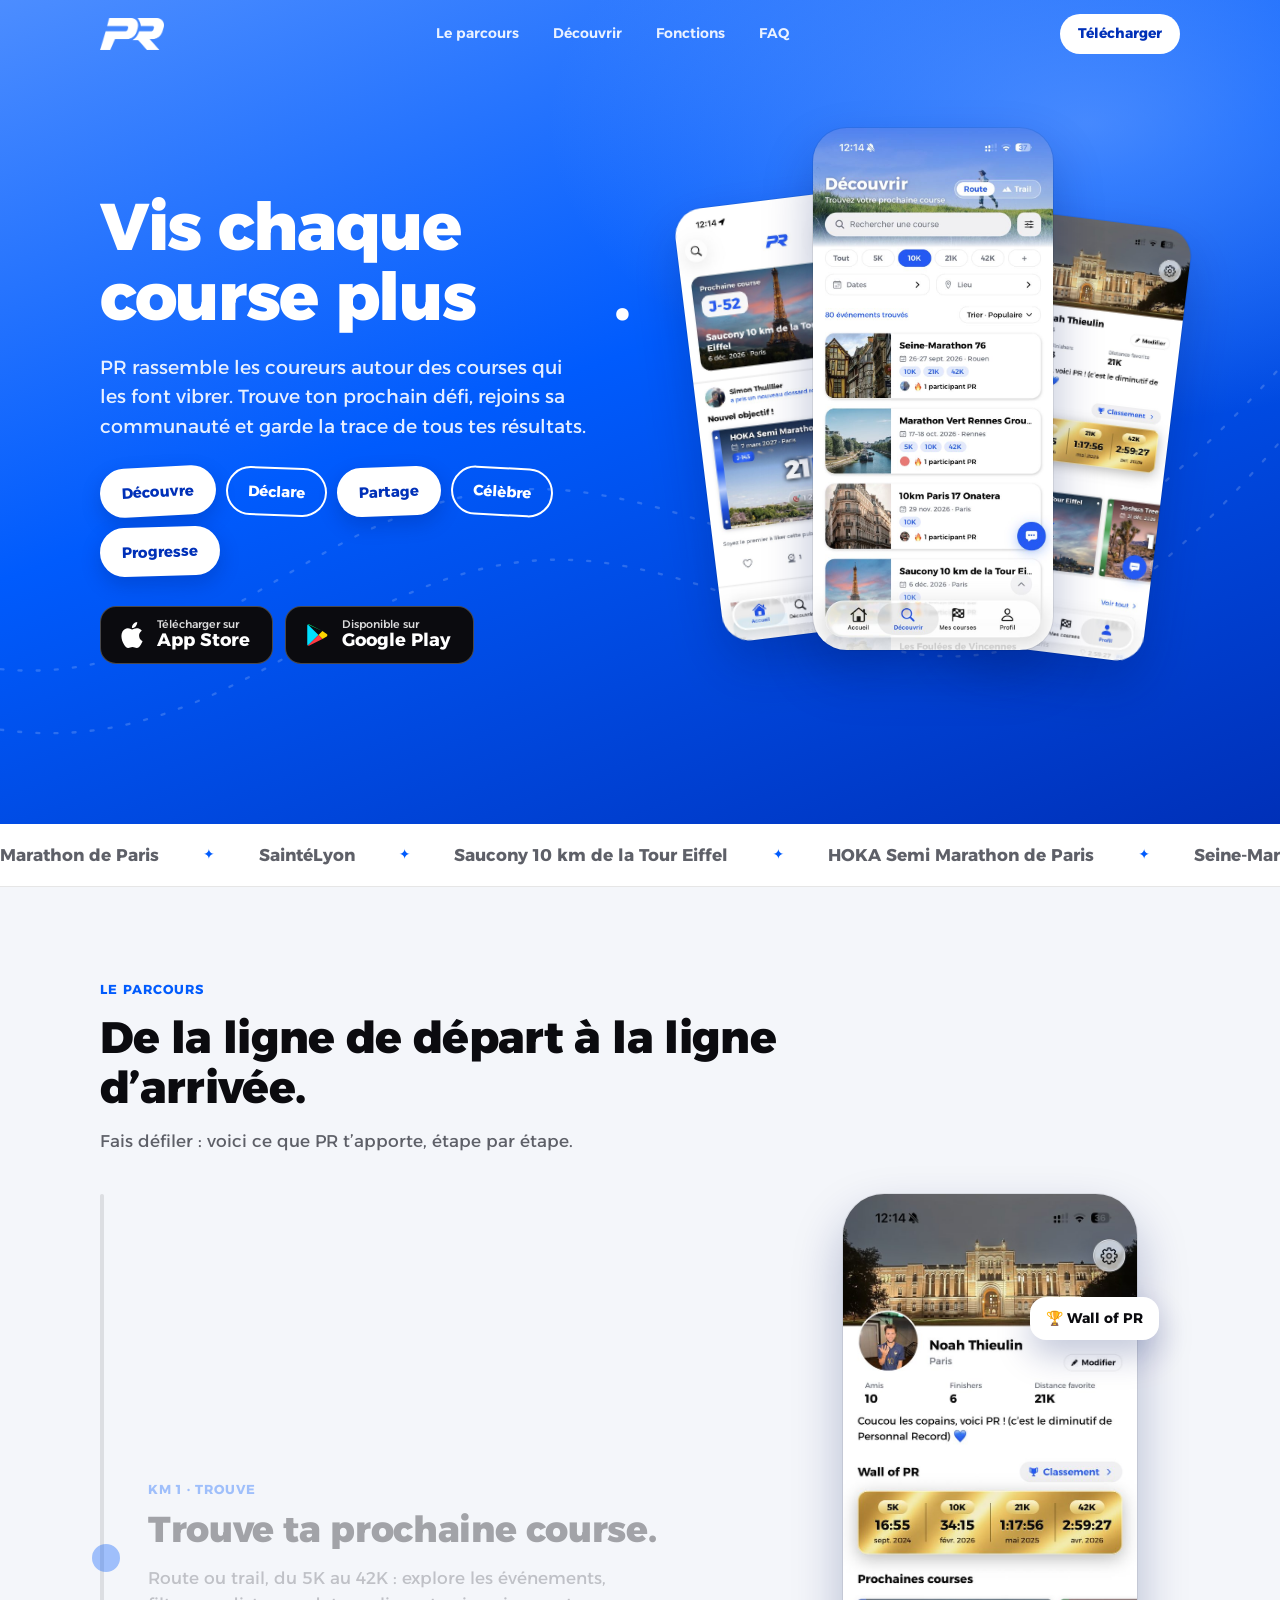
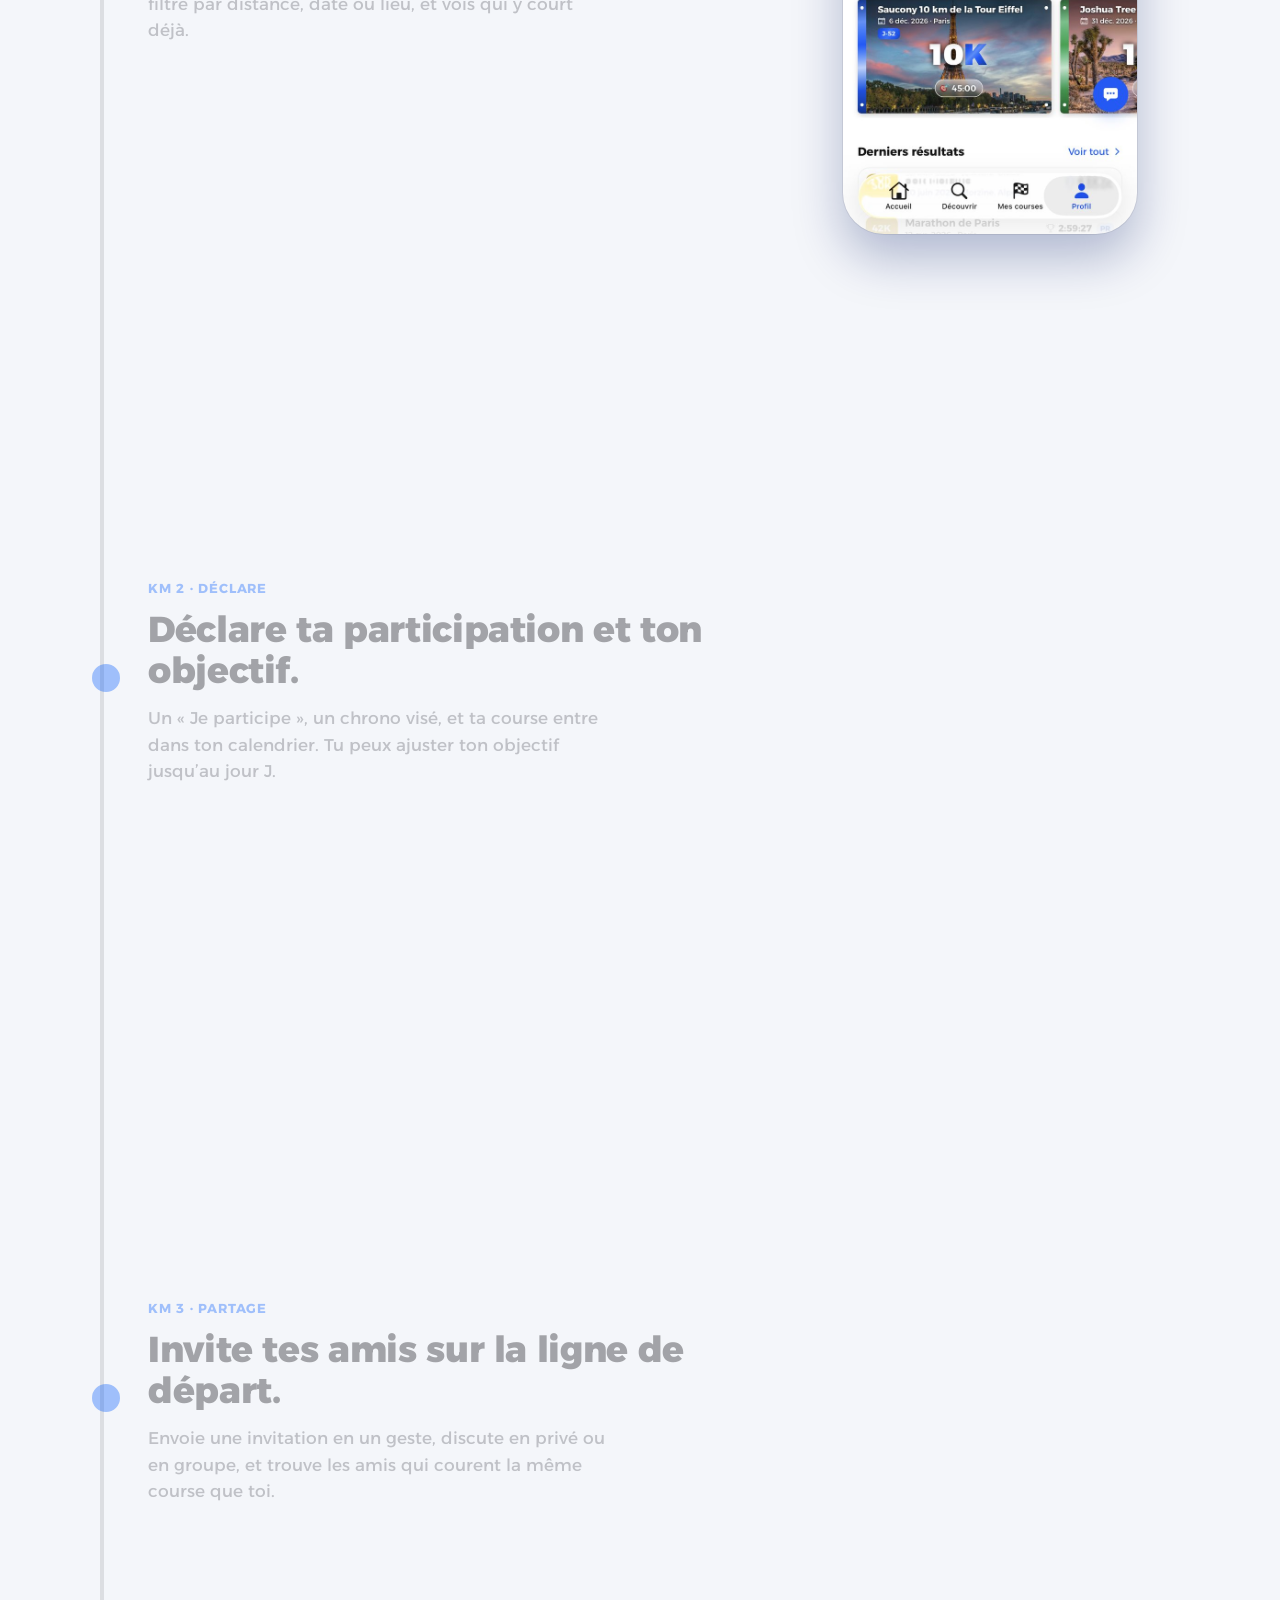
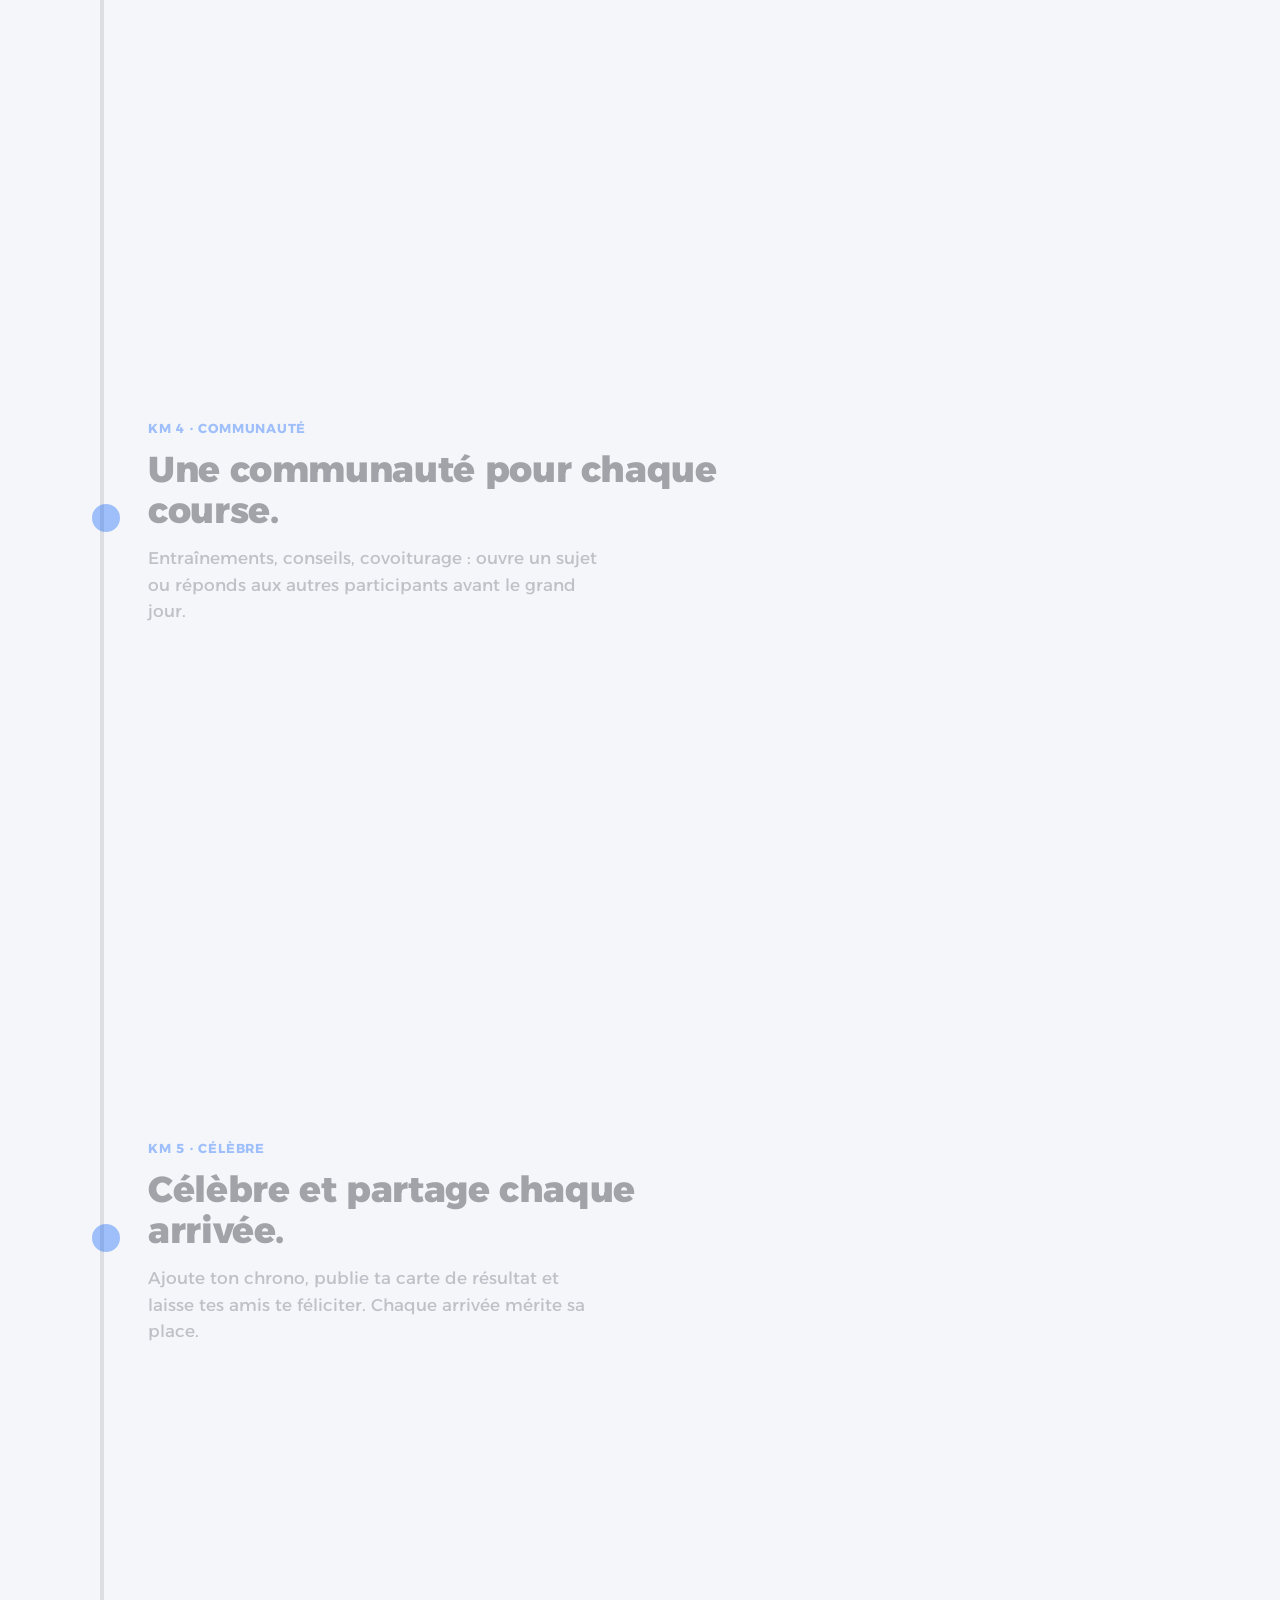
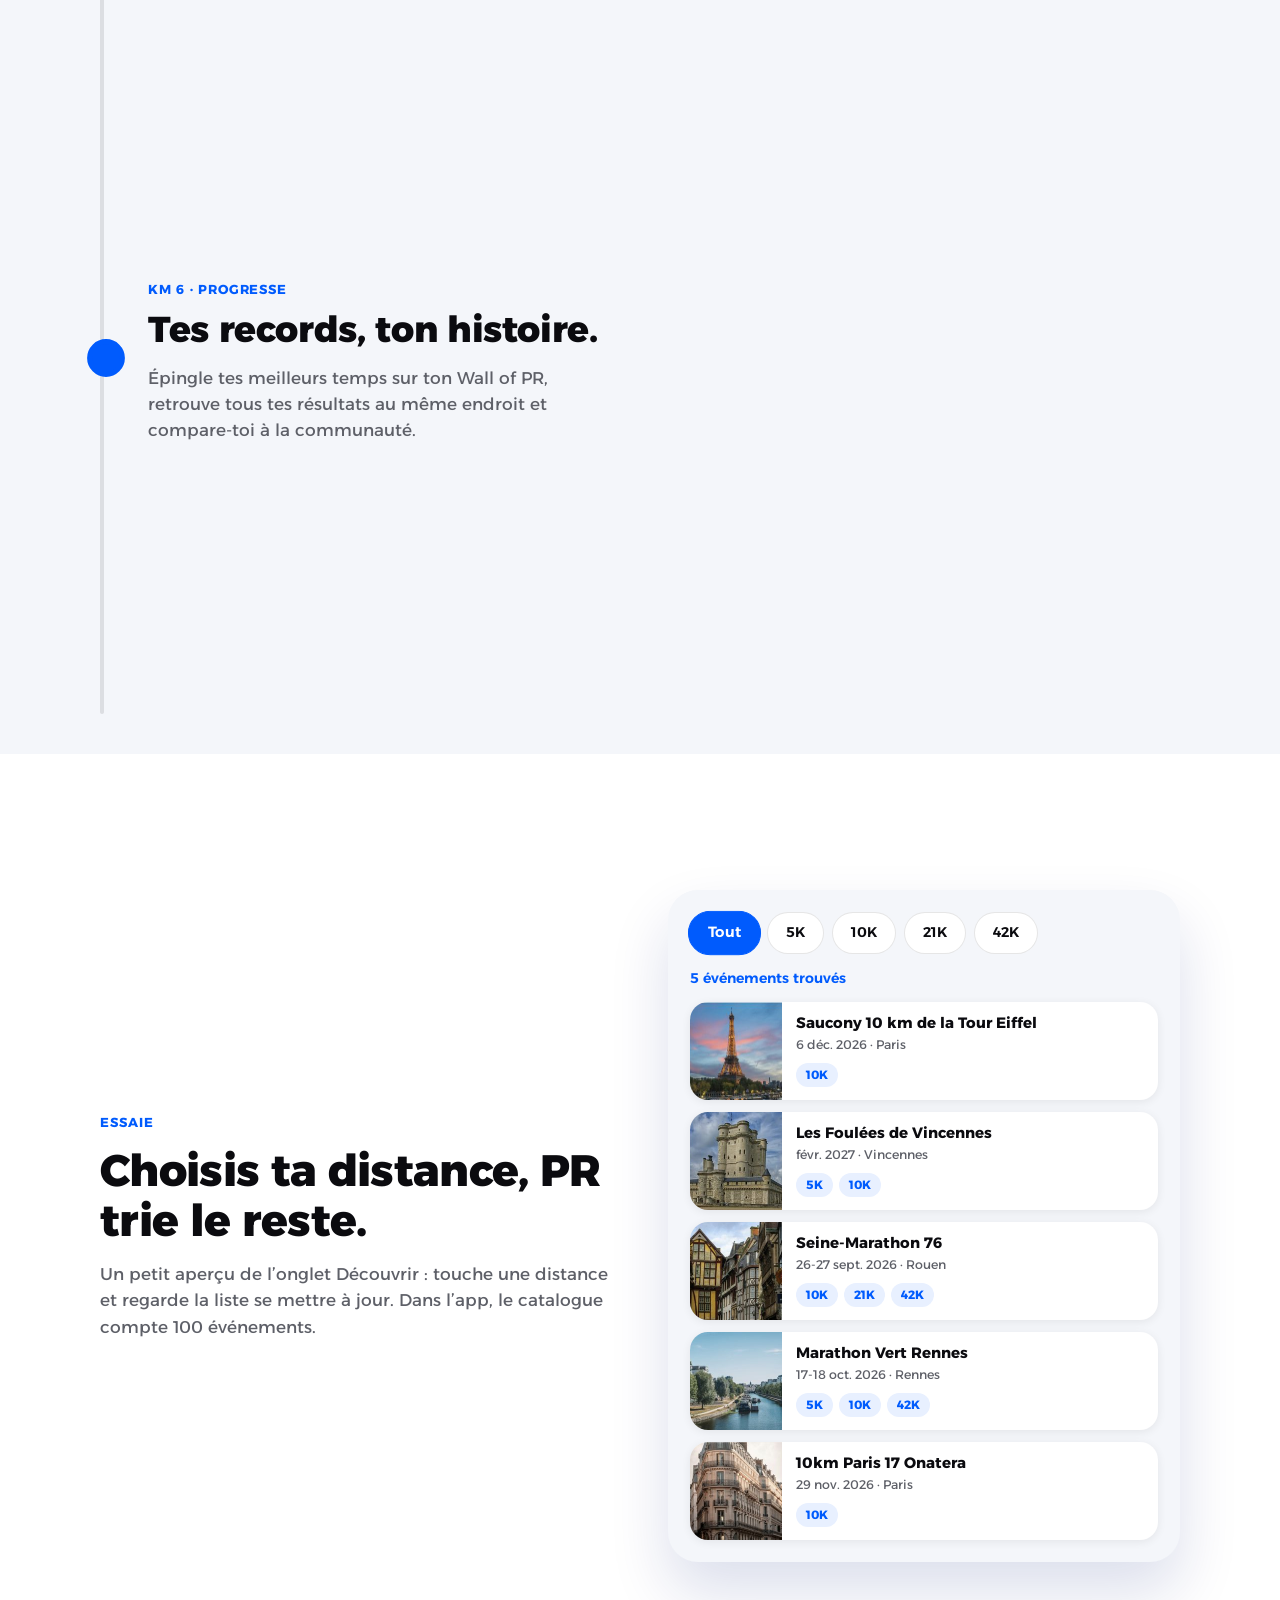
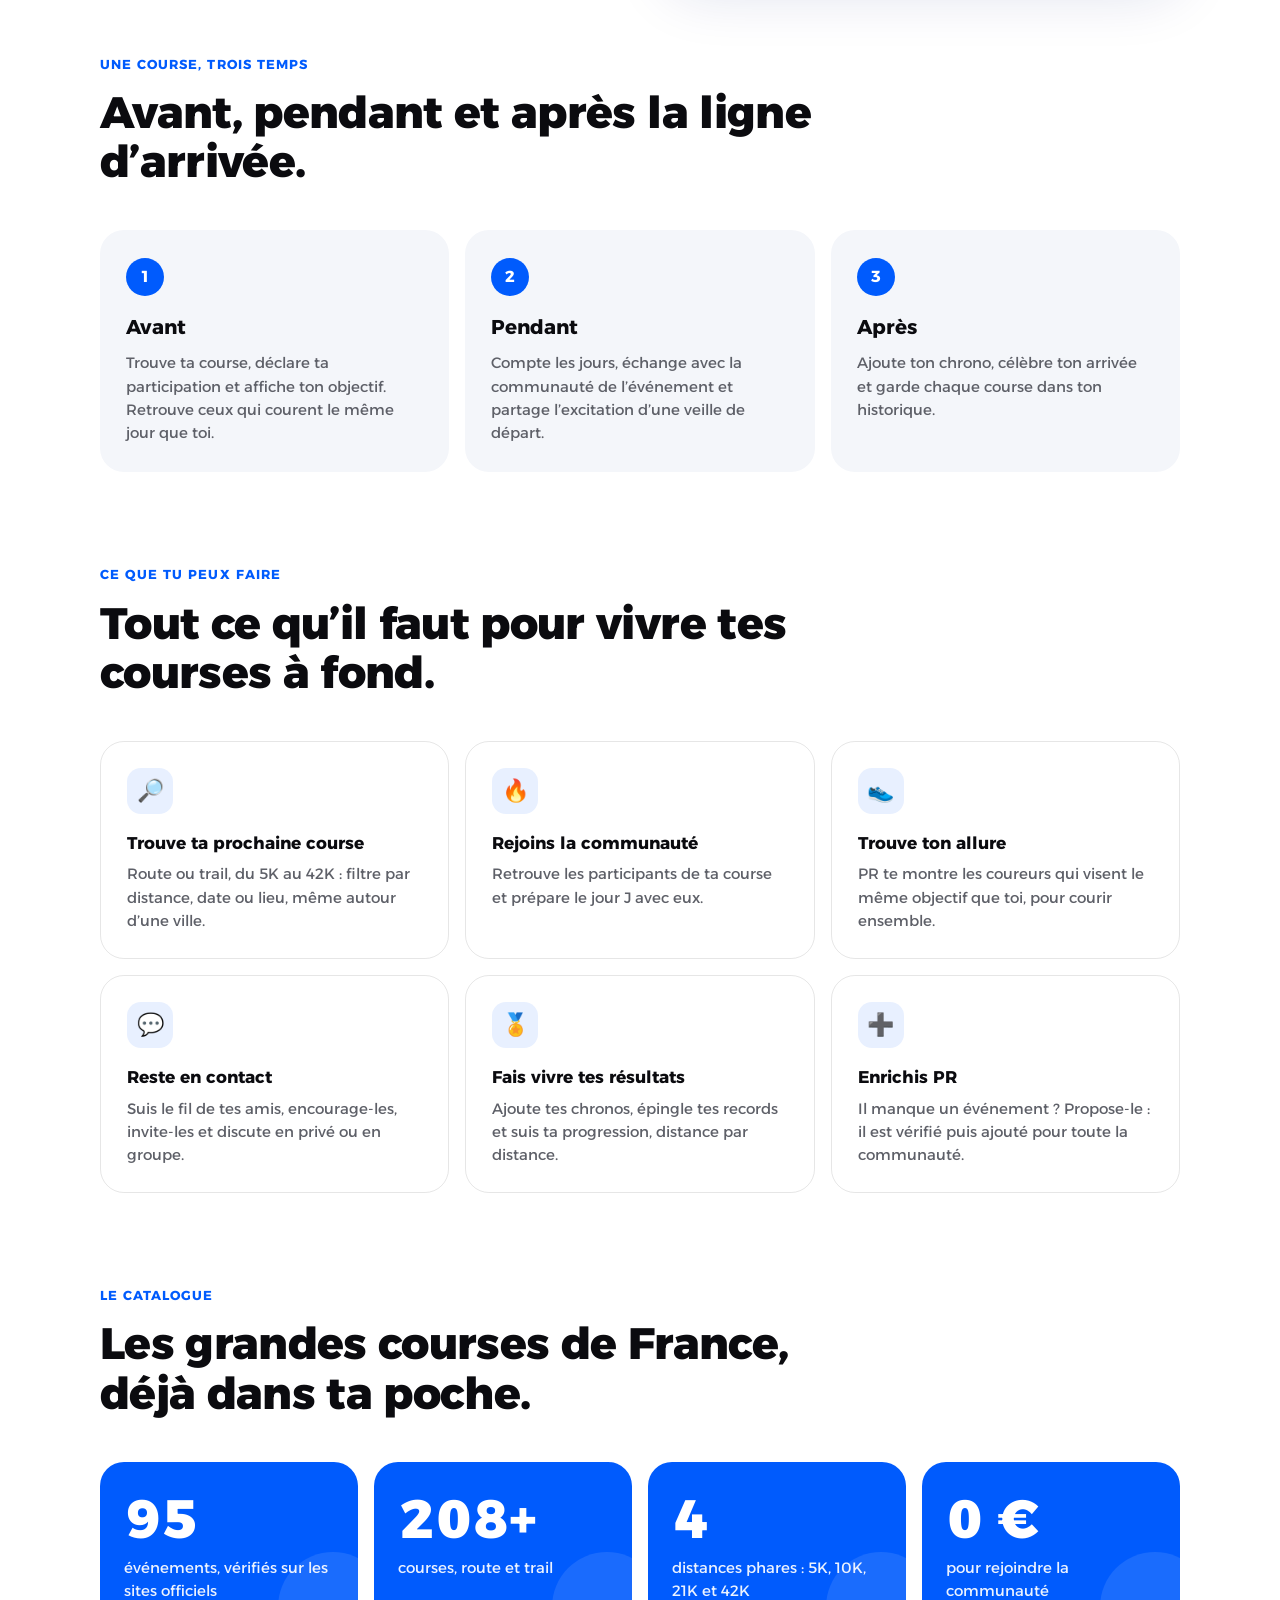
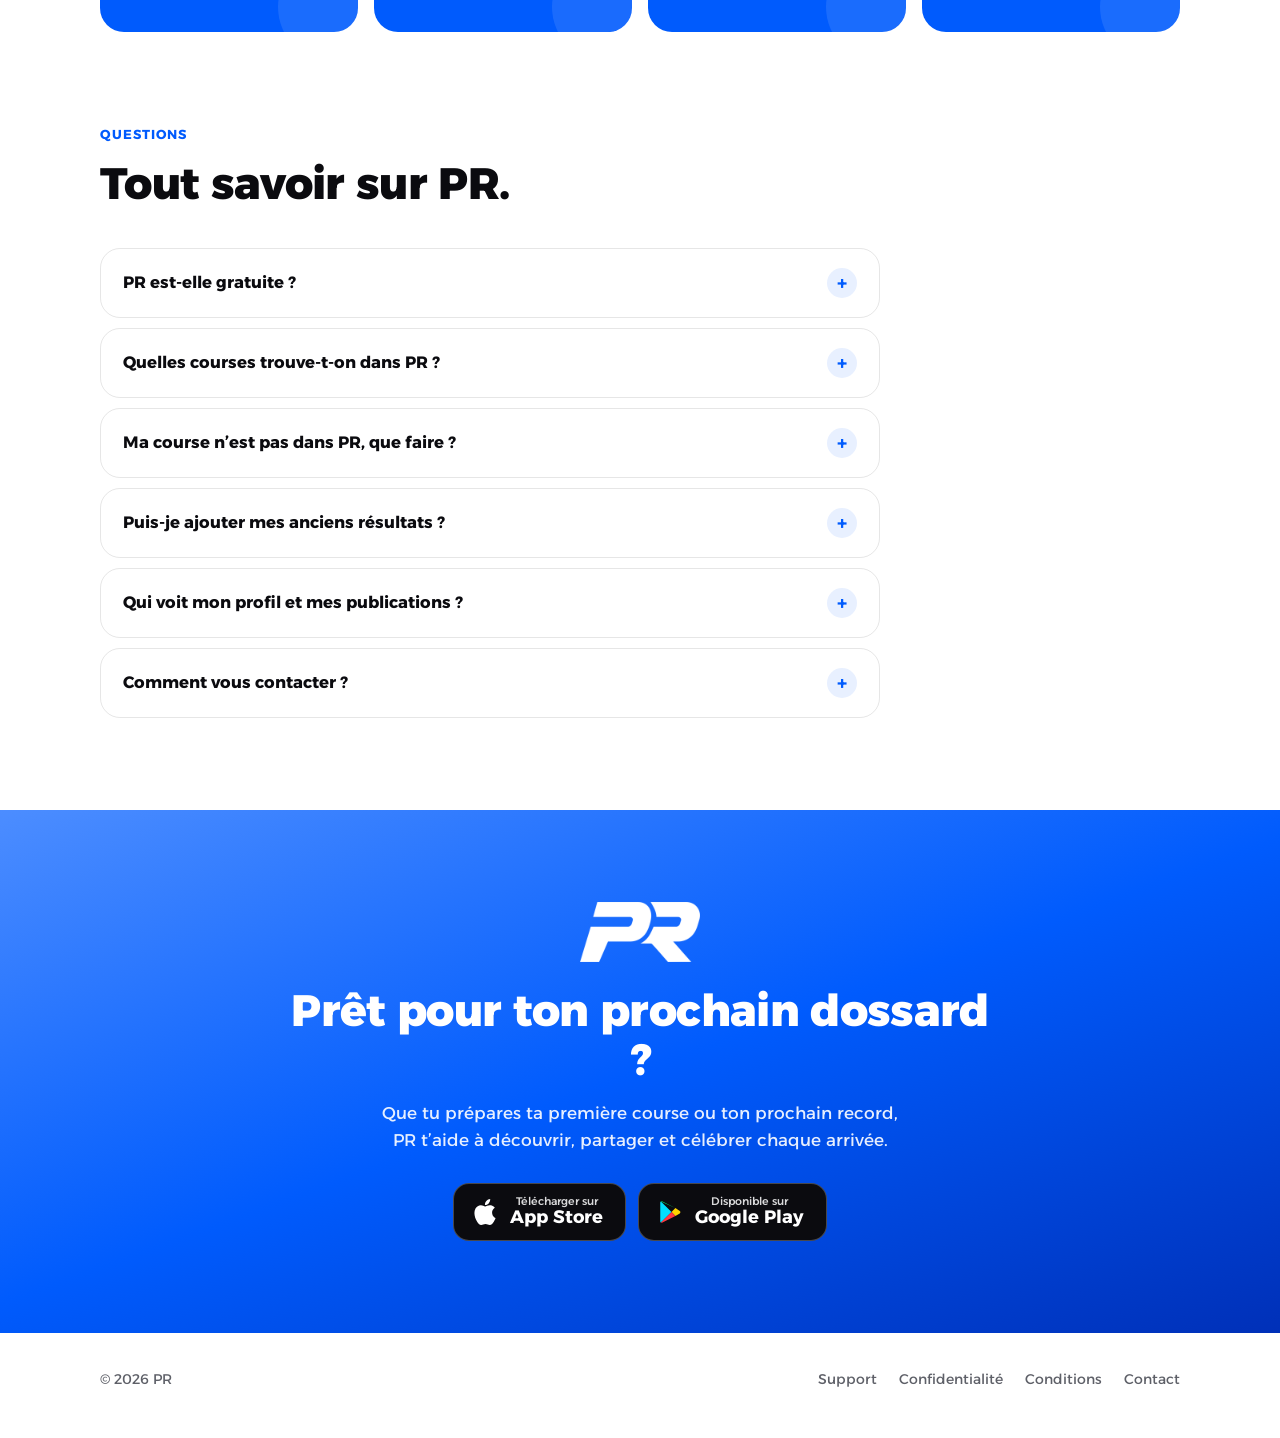
<file: index.html>
<!doctype html>
<html lang="fr">
<head>
<meta charset="utf-8">
<meta name="viewport" content="width=device-width, initial-scale=1">
<title>PR — Vis chaque course plus fort</title>
<meta name="description" content="PR rassemble les coureurs autour des courses qui les font vibrer : trouve ta prochaine course, rejoins sa communauté, partage tes objectifs et garde la trace de tes résultats. Disponible sur l’App Store.">
<meta property="og:title" content="PR — Vis chaque course plus fort">
<meta property="og:description" content="Trouve ta prochaine course, rejoins sa communauté et partage tes résultats.">
<meta property="og:type" content="website">
<meta property="og:image" content="https://prapp.fr/img/ecran-decouvrir.jpg">
<meta property="og:url" content="https://prapp.fr/">
<link rel="canonical" href="https://prapp.fr/">
<meta name="apple-itunes-app" content="app-id=6817038274">
<meta name="theme-color" content="#005BFD">
<link rel="icon" href="img/favicon.png">
<link rel="apple-touch-icon" href="img/icon-180.png">
<link rel="preconnect" href="https://fonts.googleapis.com">
<link rel="preconnect" href="https://fonts.gstatic.com" crossorigin>
<link href="https://fonts.googleapis.com/css2?family=Alexandria:wght@400;500;600;700;800&display=swap" rel="stylesheet">
<script>document.documentElement.classList.add('js')</script>
<style>
:root{
  --bleu:#005BFD;
  --bleu-fonce:#0030B8;
  --bleu-clair:#E8F0FF;
  --noir:#0B0B0F;
  --gris:#5E6068;
  --fond:#FFFFFF;
  --carte:#F4F6FA;
  --trait:rgba(11,11,15,.1);
  --marge:20px;
  --max:1120px;
  --rayon-ecran:14% / 6.4%;
}
@media (prefers-color-scheme:dark){
  :root{
    --noir:#F4F4F6;
    --gris:#A9ABB3;
    --fond:#1F1F22;
    --carte:#2B2B2F;
    --bleu-clair:#1B2B4D;
    --trait:rgba(255,255,255,.12);
  }
}
*{box-sizing:border-box;margin:0}
html{scroll-behavior:smooth;scroll-padding-top:80px}
body{
  font-family:'Alexandria',system-ui,-apple-system,sans-serif;
  background:var(--fond);color:var(--noir);
  line-height:1.55;-webkit-font-smoothing:antialiased;
}
main{overflow-x:clip}
img{display:block;max-width:100%}
a{color:inherit}
.wrap{max-width:var(--max);margin:0 auto;padding:0 var(--marge)}

/* Un écran d’app, tel quel : coins arrondis et ombre, rien d’autre */
.ecran{
  display:block;width:100%;height:auto;aspect-ratio:640/1391;
  border-radius:var(--rayon-ecran);
  box-shadow:0 0 0 1px rgba(0,0,0,.07),0 24px 50px rgba(0,25,100,.28);
  background:#fff;
}

/* Apparition au défilement */
.js .rv{opacity:0;transform:translateY(26px);transition:opacity .7s ease,transform .7s cubic-bezier(.2,.7,.2,1);transition-delay:var(--d,0s)}
.js .rv.vu{opacity:1;transform:none}

/* ── Barre du haut ── */
nav.haut{
  position:fixed;top:0;left:0;right:0;z-index:50;
  transition:background .3s,box-shadow .3s,backdrop-filter .3s;
}
nav.haut .in{
  max-width:var(--max);margin:0 auto;padding:14px var(--marge);
  display:flex;align-items:center;justify-content:space-between;gap:16px;
}
nav.haut img{height:32px;width:auto}
nav.haut ul{list-style:none;display:flex;gap:6px;padding:0}
nav.haut ul a{
  display:block;padding:8px 14px;border-radius:999px;font-size:14px;font-weight:600;
  color:rgba(255,255,255,.9);text-decoration:none;transition:background .2s;
}
nav.haut ul a:hover{background:rgba(255,255,255,.18)}
nav.haut .telecharger{
  font-size:14px;font-weight:700;text-decoration:none;color:var(--bleu-fonce);
  background:#fff;padding:9px 18px;border-radius:999px;
  transition:transform .2s;
}
nav.haut .telecharger:hover{transform:scale(1.05)}
nav.haut.fond{
  background:rgba(0,48,184,.82);
  backdrop-filter:blur(14px);-webkit-backdrop-filter:blur(14px);
  box-shadow:0 6px 24px rgba(0,20,90,.2);
}

/* ── Héros ── */
.hero{
  position:relative;overflow:hidden;color:#fff;
  background:
    radial-gradient(900px 500px at 85% 15%,rgba(120,170,255,.55),transparent 60%),
    linear-gradient(160deg,#4C8DFF 0%,#005BFD 45%,#0030B8 100%);
  padding:128px 0 96px;
}
.hero .piste{position:absolute;inset:0;width:100%;height:100%;pointer-events:none;opacity:.5}
.hero .piste path{fill:none;stroke:rgba(255,255,255,.35);stroke-width:2;stroke-dasharray:3 14;stroke-linecap:round;animation:defile 40s linear infinite}
@keyframes defile{to{stroke-dashoffset:-1000}}
.hero .wrap{position:relative;display:grid;grid-template-columns:1.05fr .95fr;gap:40px;align-items:center}
.hero h1{font-size:clamp(38px,6vw,66px);line-height:1.05;font-weight:800;letter-spacing:-.02em}
.mot{
  display:inline-block;color:#fff;position:relative;
  transition:opacity .35s ease,transform .35s ease;
  text-decoration:underline;text-decoration-color:rgba(255,255,255,.45);text-decoration-thickness:5px;text-underline-offset:8px;
}
.mot.sort{opacity:0;transform:translateY(-14px)}
.mot.entre{opacity:0;transform:translateY(14px);transition:none}
.hero p.sous{margin-top:22px;font-size:clamp(16px,2vw,19px);max-width:490px;color:rgba(255,255,255,.9)}

.puces{margin-top:26px;display:flex;flex-wrap:wrap;gap:10px;max-width:520px}
.puce{
  font:inherit;font-weight:700;font-size:15px;cursor:pointer;
  padding:11px 20px;border-radius:999px;border:2px solid #fff;
  background:#fff;color:var(--bleu-fonce);
  box-shadow:0 8px 20px rgba(0,20,90,.22);
  transition:transform .25s cubic-bezier(.3,1.6,.5,1),background .2s,color .2s;
}
.puce:nth-child(even){background:transparent;color:#fff;box-shadow:none}
.puce:nth-child(1){--r:-3deg}.puce:nth-child(2){--r:2deg}.puce:nth-child(3){--r:-2deg}
.puce:nth-child(4){--r:3deg}.puce:nth-child(5){--r:-1.5deg}
.puce{transform:rotate(var(--r,0deg))}
.puce:hover{transform:rotate(0deg) scale(1.1) translateY(-2px)}
@media (prefers-reduced-motion:no-preference){
  .puce{animation:saute 5s ease-in-out infinite}
  .puce:nth-child(2){animation-delay:-1s}.puce:nth-child(3){animation-delay:-2s}
  .puce:nth-child(4){animation-delay:-3s}.puce:nth-child(5){animation-delay:-4s}
  @keyframes saute{50%{translate:0 -6px}}
}

.boutons-store{margin-top:30px;display:flex;flex-wrap:wrap;gap:12px}
.store{
  position:relative;display:inline-flex;align-items:center;gap:12px;
  background:#0B0B0F;color:#fff;text-decoration:none;
  padding:11px 22px 11px 18px;border-radius:16px;
  border:1px solid rgba(255,255,255,.25);
  transition:transform .2s,box-shadow .2s;
}
.store:hover{transform:translateY(-3px);box-shadow:0 14px 30px rgba(0,15,80,.4)}
.store svg{width:26px;height:26px;flex:none}
.store small{display:block;font-size:11px;font-weight:500;opacity:.85;line-height:1.1}
.store b{display:block;font-size:18px;font-weight:700;line-height:1.2}
.store.bientot{opacity:.8;cursor:default}
.store.bientot:hover{transform:none;box-shadow:none}
.store .tag{
  position:absolute;top:-9px;right:-6px;background:#FFC83D;color:#0B0B0F;
  font-size:11px;font-weight:700;padding:3px 9px;border-radius:999px;
  transform:rotate(4deg);
}

.telephones{position:relative;height:600px;width:100%;max-width:470px;justify-self:center}
.tel{position:absolute;will-change:transform}
.tel img{
  animation:none;
}
@media (prefers-reduced-motion:no-preference){
  .tel img{animation:flotte 7s ease-in-out infinite}
  .tel.t3 img{animation-duration:8.5s;animation-direction:reverse}
  .tel.t1 img{animation-duration:9s}
  @keyframes flotte{50%{translate:0 -12px}}
}
.tel.t1{width:200px;left:0;top:70px;transform:translateY(calc(var(--py,0)*-.06px)) rotate(-7deg)}
.tel.t2{width:240px;left:50%;margin-left:-120px;top:0;z-index:2;transform:translateY(calc(var(--py,0)*-.14px))}
.tel.t3{width:200px;right:0;top:90px;transform:translateY(calc(var(--py,0)*-.1px)) rotate(7deg)}

/* ── Bandeau défilant ── */
.defile{overflow:hidden;background:var(--fond);border-bottom:1px solid var(--trait);padding:18px 0}
.defile .piste-noms{display:flex;gap:44px;width:max-content;animation:marquee 46s linear infinite}
.defile:hover .piste-noms{animation-play-state:paused}
.defile span{white-space:nowrap;font-weight:700;font-size:17px;color:var(--gris);display:flex;align-items:center;gap:44px}
.defile span::after{content:"✦";color:var(--bleu);font-size:14px}
@keyframes marquee{to{transform:translateX(-50%)}}

/* ── Sections ── */
section{padding:92px 0}
.sur-titre{font-size:13px;font-weight:700;letter-spacing:.08em;text-transform:uppercase;color:var(--bleu);margin-bottom:14px}
@media (prefers-color-scheme:dark){.sur-titre{color:#4C8DFF}}
h2{font-size:clamp(28px,4vw,44px);line-height:1.12;font-weight:800;letter-spacing:-.015em;max-width:720px}
.intro{margin-top:16px;color:var(--gris);font-size:17px;max-width:620px}

/* ── Le parcours : écran collé + étapes ── */
.parcours{background:var(--carte);padding-bottom:40px}
.histoire{position:relative;margin-top:40px;display:grid;grid-template-columns:1fr minmax(280px,380px);gap:60px}
.rail{position:absolute;left:0;top:0;bottom:0;width:4px;border-radius:4px;background:var(--trait)}
.rail i{position:absolute;left:0;top:0;width:100%;height:calc(var(--p,0)*100%);background:var(--bleu);border-radius:4px}
.etapes{position:relative;padding-left:48px}
.etape{
  position:relative;min-height:80vh;display:flex;flex-direction:column;justify-content:center;
  opacity:.35;transition:opacity .5s;
}
.etape.on{opacity:1}
.etape::before{
  content:"";position:absolute;left:-48px;top:50%;width:20px;height:20px;margin:-10px 0 0 -8px;
  border-radius:50%;background:var(--fond);border:4px solid var(--trait);
  transition:background .4s,border-color .4s,transform .4s;
}
.etape.on::before,.etape.fait::before{background:var(--bleu);border-color:var(--bleu)}
.etape.on::before{transform:scale(1.35)}
.etape .km{font-size:13px;font-weight:700;color:var(--bleu);letter-spacing:.06em;margin-bottom:10px}
@media (prefers-color-scheme:dark){.etape .km{color:#4C8DFF}}
.etape h3{font-size:clamp(26px,3.4vw,36px);line-height:1.15;font-weight:800;letter-spacing:-.01em}
.etape p{margin-top:14px;color:var(--gris);font-size:17px;max-width:460px}
.etape .step-img{display:none}
.colle{position:relative}
.colle .cadre{position:sticky;top:calc(50vh - min(40vh,320px));height:min(80vh,640px);aspect-ratio:640/1391;margin:0 auto}
.colle .cadre .ecran{position:absolute;inset:0;height:100%;opacity:0;transform:scale(.96);transition:opacity .5s,transform .6s cubic-bezier(.2,.7,.2,1)}
.colle .cadre .ecran.on{opacity:1;transform:none}
.bulle-live{
  position:absolute;right:-22px;top:16%;z-index:3;
  background:var(--fond);color:var(--noir);font-weight:700;font-size:14px;
  padding:11px 16px;border-radius:16px;box-shadow:0 14px 34px rgba(0,25,100,.25);
  transition:opacity .25s,transform .35s cubic-bezier(.3,1.6,.5,1);
  white-space:nowrap;
}
.bulle-live.change{opacity:0;transform:translateY(10px) scale(.9)}

/* ── Trois temps ── */
.trois{margin-top:44px;display:grid;grid-template-columns:repeat(3,1fr);gap:16px}
.trois .carte{background:var(--carte);border-radius:24px;padding:28px 26px;transition:transform .35s cubic-bezier(.3,1.4,.5,1),box-shadow .35s}
.trois .carte:hover{transform:translateY(-8px) rotate(-.6deg);box-shadow:0 22px 40px rgba(0,30,120,.14)}
.trois .num{display:inline-grid;place-items:center;width:38px;height:38px;border-radius:50%;background:var(--bleu);color:#fff;font-weight:700;margin-bottom:16px}
.trois h3{font-size:20px;font-weight:700;margin-bottom:8px}
.trois p{color:var(--gris);font-size:15px}

/* ── Démo Découvrir ── */
.demo-grille{margin-top:44px;display:grid;grid-template-columns:1fr 1fr;gap:56px;align-items:center}
.appli{background:var(--carte);border-radius:30px;padding:22px;box-shadow:0 30px 60px rgba(0,30,120,.14)}
.pills{display:flex;flex-wrap:wrap;gap:8px;margin-bottom:14px}
.pills button{
  font:inherit;font-weight:600;font-size:14px;cursor:pointer;
  padding:9px 18px;border-radius:999px;border:1.5px solid var(--trait);
  background:var(--fond);color:var(--noir);transition:all .25s cubic-bezier(.3,1.5,.5,1);
}
.pills button:hover{transform:translateY(-2px)}
.pills button.on{background:var(--bleu);border-color:var(--bleu);color:#fff;transform:scale(1.06)}
.compte{font-size:14px;font-weight:600;color:var(--bleu);margin:2px 0 12px}
@media (prefers-color-scheme:dark){.compte{color:#4C8DFF}}
.liste{display:grid;gap:12px}
.course{
  display:grid;grid-template-columns:92px 1fr;gap:14px;align-items:center;
  background:var(--fond);border-radius:18px;overflow:hidden;
  box-shadow:0 2px 10px rgba(0,0,0,.07);
  max-height:130px;transition:opacity .35s,transform .45s cubic-bezier(.2,.7,.2,1),max-height .45s,margin .45s;
}
.course.cache{opacity:0;transform:scale(.92) translateY(10px);max-height:0;margin-bottom:-12px;pointer-events:none}
.course img{width:92px;height:100%;min-height:98px;object-fit:cover}
.course .txt{padding:12px 14px 12px 0}
.course h4{font-size:15px;font-weight:700;line-height:1.25}
.course .qd{font-size:12.5px;color:var(--gris);margin-top:2px}
.course .dist{margin-top:8px;display:flex;gap:6px;flex-wrap:wrap}
.course .dist b{font-size:12px;font-weight:700;color:var(--bleu);background:var(--bleu-clair);padding:3px 10px;border-radius:999px;transition:background .3s,color .3s}
@media (prefers-color-scheme:dark){.course .dist b{color:#7DAAFF}}
.course .dist b.sel{background:var(--bleu);color:#fff}
.petit{margin-top:14px;font-size:13px;color:var(--gris);text-align:center}

/* ── Fonctionnalités ── */
.fonctions{margin-top:44px;display:grid;grid-template-columns:repeat(3,1fr);gap:16px}
.fonction{border:1.5px solid var(--trait);border-radius:24px;padding:26px;transition:transform .35s cubic-bezier(.3,1.4,.5,1),border-color .3s,box-shadow .35s}
.fonction:hover{transform:translateY(-6px);border-color:var(--bleu);box-shadow:0 18px 36px rgba(0,60,200,.14)}
.fonction .icone{width:46px;height:46px;border-radius:14px;background:var(--bleu-clair);display:grid;place-items:center;font-size:22px;margin-bottom:16px;transition:transform .4s cubic-bezier(.3,1.8,.5,1)}
.fonction:hover .icone{transform:rotate(-10deg) scale(1.15)}
.fonction h3{font-size:17px;font-weight:700;margin-bottom:6px}
.fonction p{color:var(--gris);font-size:15px}

/* ── Chiffres ── */
.chiffres{display:grid;grid-template-columns:repeat(4,1fr);gap:16px;margin-top:44px}
.chiffre{background:var(--bleu);color:#fff;border-radius:24px;padding:30px 24px;position:relative;overflow:hidden}
.chiffre::after{content:"";position:absolute;right:-30px;bottom:-30px;width:110px;height:110px;border-radius:50%;background:rgba(255,255,255,.1)}
.chiffre b{display:block;font-size:clamp(36px,4.6vw,54px);font-weight:800;line-height:1;letter-spacing:-.02em;font-variant-numeric:tabular-nums}
.chiffre span{display:block;margin-top:10px;font-size:15px;opacity:.92}

/* ── FAQ ── */
.faq{margin-top:40px;max-width:780px;display:grid;gap:10px}
.faq details{border:1.5px solid var(--trait);border-radius:20px;padding:0 22px;transition:border-color .25s,background .25s}
.faq details[open]{border-color:var(--bleu);background:var(--carte)}
.faq summary{
  list-style:none;cursor:pointer;padding:19px 0;font-weight:700;font-size:16.5px;
  display:flex;justify-content:space-between;gap:16px;align-items:center;
}
.faq summary::-webkit-details-marker{display:none}
.faq summary::after{
  content:"+";flex:none;width:30px;height:30px;border-radius:50%;background:var(--bleu-clair);color:var(--bleu);
  display:grid;place-items:center;font-size:20px;font-weight:700;transition:transform .3s,background .3s,color .3s;
}
.faq details[open] summary::after{transform:rotate(45deg);background:var(--bleu);color:#fff}
.faq .rep{padding:0 0 20px;color:var(--gris);font-size:15.5px;animation:ouvre .35s ease}
@keyframes ouvre{from{opacity:0;transform:translateY(-6px)}}
.faq .rep a{color:var(--bleu);font-weight:600}

/* ── Appel final ── */
.final{text-align:center;color:#fff;position:relative;overflow:hidden;background:linear-gradient(160deg,#4C8DFF 0%,#005BFD 50%,#0030B8 100%)}
.final h2{margin:0 auto}
.final p{margin:16px auto 0;max-width:520px;color:rgba(255,255,255,.9);font-size:17px}
.final .boutons-store{justify-content:center}
.final img.logo{height:60px;margin:0 auto 24px;width:auto}

footer{padding:36px 0 48px;color:var(--gris);font-size:14px}
footer .wrap{display:flex;flex-wrap:wrap;gap:12px 28px;justify-content:space-between;align-items:center}
footer nav{display:flex;flex-wrap:wrap;gap:8px 22px}
footer a{text-decoration:none}
footer a:hover{text-decoration:underline}

/* ── Tablette / mobile ── */
@media (max-width:960px){
  nav.haut ul{display:none}
  .hero{padding:104px 0 64px}
  .hero .wrap{grid-template-columns:1fr;gap:34px}
  .telephones{height:470px;max-width:360px}
  .tel.t1,.tel.t3{width:150px}
  .tel.t2{width:180px;margin-left:-90px}
  .hero .piste{display:none}
  section{padding:64px 0}
  .histoire{grid-template-columns:1fr;gap:0}
  .colle{display:none}
  .etape{min-height:0;padding:34px 0 40px;opacity:1}
  .etape .step-img{display:block;width:min(240px,60%);margin-top:24px}
  .etape.on::before,.etape::before{top:38px}
  .demo-grille{grid-template-columns:1fr;gap:34px}
  .trois,.fonctions{grid-template-columns:1fr}
  .chiffres{grid-template-columns:1fr 1fr}
}
@media (prefers-reduced-motion:reduce){
  html{scroll-behavior:auto}
  .defile .piste-noms,.hero .piste path{animation:none}
}
</style>
</head>
<body>

<nav class="haut" id="haut">
  <div class="in">
    <a href="#top" aria-label="PR"><img src="img/logo-pr-blanc.png" alt="PR"></a>
    <ul>
      <li><a href="#parcours">Le parcours</a></li>
      <li><a href="#decouvrir">Découvrir</a></li>
      <li><a href="#fonctions">Fonctions</a></li>
      <li><a href="#faq">FAQ</a></li>
    </ul>
    <a class="telecharger" href="telecharger?s=site-menu" target="_blank" rel="noopener">Télécharger</a>
  </div>
</nav>

<main id="top">
  <!-- ═════ HÉROS ═════ -->
  <div class="hero">
    <svg class="piste" viewBox="0 0 1200 700" preserveAspectRatio="none" aria-hidden="true">
      <path d="M-50 560 C 200 620, 300 380, 560 420 S 900 640, 1250 260"/>
      <path d="M-50 610 C 220 680, 330 440, 580 480 S 920 700, 1250 320"/>
    </svg>
    <div class="wrap">
      <div>
        <h1>Vis chaque course plus <span class="mot" id="mot">fort</span>.</h1>
        <p class="sous">PR rassemble les coureurs autour des courses qui les font vibrer. Trouve ton prochain défi, rejoins sa communauté et garde la trace de tous tes résultats.</p>
        <div class="puces" aria-label="Aller à une étape">
          <button class="puce" data-etape="0">Découvre</button>
          <button class="puce" data-etape="1">Déclare</button>
          <button class="puce" data-etape="2">Partage</button>
          <button class="puce" data-etape="4">Célèbre</button>
          <button class="puce" data-etape="5">Progresse</button>
        </div>
        <div class="boutons-store">
          <a class="store" href="telecharger?s=site-haut&os=ios" target="_blank" rel="noopener">
            <svg viewBox="0 0 24 24" fill="currentColor" aria-hidden="true"><path d="M12.152 6.896c-.948 0-2.415-1.078-3.96-1.04-2.04.027-3.91 1.183-4.961 3.014-2.117 3.675-.546 9.103 1.519 12.09 1.013 1.454 2.208 3.09 3.792 3.039 1.52-.065 2.09-.987 3.935-.987 1.831 0 2.35.987 3.96.948 1.637-.026 2.676-1.48 3.676-2.948 1.156-1.688 1.636-3.325 1.662-3.415-.039-.013-3.182-1.221-3.22-4.857-.026-3.04 2.48-4.494 2.597-4.559-1.429-2.09-3.623-2.324-4.39-2.376-2-.156-3.675 1.09-4.61 1.09zM15.53 3.83c.843-1.012 1.4-2.427 1.245-3.83-1.207.052-2.662.805-3.532 1.818-.78.896-1.454 2.338-1.273 3.714 1.338.104 2.715-.688 3.559-1.701"/></svg>
            <span><small>Télécharger sur</small><b>App Store</b></span>
          </a>
          <a class="store" href="telecharger?s=site-haut&os=android" target="_blank" rel="noopener">
            <svg viewBox="0 0 24 24" aria-hidden="true"><path fill="#00E0FF" d="M3.6 2.2 13.4 12 3.6 21.8c-.4-.2-.6-.6-.6-1.100V3.300c0-.5.2-.9.6-1.100z"/><path fill="#FFD400" d="m17 8.400-3.600 3.600L17 15.600l4-2.300c.8-.5.8-1.700 0-2.200z"/><path fill="#FF3A44" d="M13.400 12 3.600 21.800c.4.200.9.200 1.400-.1L17 15.600z"/><path fill="#00F076" d="M17 8.400 5 2.300c-.5-.3-1-.3-1.400-.1z"/></svg>
            <span><small>Disponible sur</small><b>Google Play</b></span></a>
        </div>
      </div>
      <div class="telephones" id="telephones" aria-hidden="true">
        <div class="tel t1"><img class="ecran" src="img/ecran-accueil.jpg" alt=""></div>
        <div class="tel t3"><img class="ecran" src="img/ecran-profil.jpg" alt=""></div>
        <div class="tel t2"><img class="ecran" src="img/ecran-decouvrir.jpg" alt=""></div>
      </div>
    </div>
  </div>

  <!-- ═════ BANDEAU DE COURSES ═════ -->
  <div class="defile" aria-hidden="true">
    <div class="piste-noms" id="noms"></div>
  </div>

  <!-- ═════ LE PARCOURS (écran collé) ═════ -->
  <section class="parcours" id="parcours">
    <div class="wrap">
      <p class="sur-titre rv">Le parcours</p>
      <h2 class="rv">De la ligne de départ à la ligne d’arrivée.</h2>
      <p class="intro rv">Fais défiler : voici ce que PR t’apporte, étape par étape.</p>

      <div class="histoire" id="histoire">
        <div class="rail" aria-hidden="true"><i id="rail"></i></div>
        <div class="etapes">
          <article class="etape" data-ecran="decouvrir" data-bulle="🔥 52 participants PR">
            <p class="km">KM 1 · TROUVE</p>
            <h3>Trouve ta prochaine course.</h3>
            <p>Route ou trail, du 5K au 42K : explore les événements, filtre par distance, date ou lieu, et vois qui y court déjà.</p>
            <img class="ecran step-img" src="img/ecran-decouvrir.jpg" alt="Découvrir : la liste des courses" loading="lazy">
          </article>
          <article class="etape" data-ecran="declaration" data-bulle="🎯 Objectif 45:00">
            <p class="km">KM 2 · DÉCLARE</p>
            <h3>Déclare ta participation et ton objectif.</h3>
            <p>Un « Je participe », un chrono visé, et ta course entre dans ton calendrier. Tu peux ajuster ton objectif jusqu’au jour J.</p>
            <img class="ecran step-img" src="img/ecran-declaration.jpg" alt="Modifier ma déclaration" loading="lazy">
          </article>
          <article class="etape" data-ecran="invitation" data-bulle="💌 Invitation à participer">
            <p class="km">KM 3 · PARTAGE</p>
            <h3>Invite tes amis sur la ligne de départ.</h3>
            <p>Envoie une invitation en un geste, discute en privé ou en groupe, et trouve les amis qui courent la même course que toi.</p>
            <img class="ecran step-img" src="img/ecran-invitation.jpg" alt="Une invitation dans la messagerie" loading="lazy">
          </article>
          <article class="etape" data-ecran="communaute" data-bulle="💬 Une communauté par course">
            <p class="km">KM 4 · COMMUNAUTÉ</p>
            <h3>Une communauté pour chaque course.</h3>
            <p>Entraînements, conseils, covoiturage : ouvre un sujet ou réponds aux autres participants avant le grand jour.</p>
            <img class="ecran step-img" src="img/ecran-communaute.jpg" alt="Les sujets de la communauté" loading="lazy">
          </article>
          <article class="etape" data-ecran="resultat" data-bulle="🏅 47:15 · Nouveau résultat">
            <p class="km">KM 5 · CÉLÈBRE</p>
            <h3>Célèbre et partage chaque arrivée.</h3>
            <p>Ajoute ton chrono, publie ta carte de résultat et laisse tes amis te féliciter. Chaque arrivée mérite sa place.</p>
            <img class="ecran step-img" src="img/ecran-resultat.jpg" alt="Un nouveau résultat publié" loading="lazy">
          </article>
          <article class="etape" data-ecran="profil" data-bulle="🏆 Wall of PR">
            <p class="km">KM 6 · PROGRESSE</p>
            <h3>Tes records, ton histoire.</h3>
            <p>Épingle tes meilleurs temps sur ton Wall of PR, retrouve tous tes résultats au même endroit et compare-toi à la communauté.</p>
            <img class="ecran step-img" src="img/ecran-profil.jpg" alt="Le profil et le Wall of PR" loading="lazy">
          </article>
        </div>
        <div class="colle" aria-hidden="true">
          <div class="cadre" id="cadre">
            <img class="ecran on" data-k="decouvrir" src="img/ecran-decouvrir.jpg" alt="">
            <img class="ecran" data-k="declaration" src="img/ecran-declaration.jpg" alt="">
            <img class="ecran" data-k="invitation" src="img/ecran-invitation.jpg" alt="">
            <img class="ecran" data-k="communaute" src="img/ecran-communaute.jpg" alt="">
            <img class="ecran" data-k="resultat" src="img/ecran-resultat.jpg" alt="">
            <img class="ecran" data-k="profil" src="img/ecran-profil.jpg" alt="">
            <div class="bulle-live" id="bulle">🔥 52 participants PR</div>
          </div>
        </div>
      </div>
    </div>
  </section>

  <!-- ═════ DÉMO DÉCOUVRIR ═════ -->
  <section id="decouvrir">
    <div class="wrap demo-grille">
      <div>
        <p class="sur-titre rv">Essaie</p>
        <h2 class="rv">Choisis ta distance, PR trie le reste.</h2>
        <p class="intro rv">Un petit aperçu de l’onglet Découvrir : touche une distance et regarde la liste se mettre à jour. Dans l’app, le catalogue compte 100 événements.</p>
      </div>
      <div class="appli rv" style="--d:.1s">
        <div class="pills" id="pills" role="tablist" aria-label="Distance">
          <button class="on" data-d="0">Tout</button>
          <button data-d="5">5K</button>
          <button data-d="10">10K</button>
          <button data-d="21">21K</button>
          <button data-d="42">42K</button>
        </div>
        <p class="compte" id="compte">5 événements trouvés</p>
        <div class="liste" id="liste"></div>
      </div>
    </div>
  </section>

  <!-- ═════ TROIS TEMPS ═════ -->
  <section style="padding-top:0" id="trois">
    <div class="wrap">
      <p class="sur-titre rv">Une course, trois temps</p>
      <h2 class="rv">Avant, pendant et après la ligne d’arrivée.</h2>
      <div class="trois">
        <div class="carte rv">
          <div class="num">1</div>
          <h3>Avant</h3>
          <p>Trouve ta course, déclare ta participation et affiche ton objectif. Retrouve ceux qui courent le même jour que toi.</p>
        </div>
        <div class="carte rv" style="--d:.1s">
          <div class="num">2</div>
          <h3>Pendant</h3>
          <p>Compte les jours, échange avec la communauté de l’événement et partage l’excitation d’une veille de départ.</p>
        </div>
        <div class="carte rv" style="--d:.2s">
          <div class="num">3</div>
          <h3>Après</h3>
          <p>Ajoute ton chrono, célèbre ton arrivée et garde chaque course dans ton historique.</p>
        </div>
      </div>
    </div>
  </section>

  <!-- ═════ FONCTIONS ═════ -->
  <section style="padding-top:0" id="fonctions">
    <div class="wrap">
      <p class="sur-titre rv">Ce que tu peux faire</p>
      <h2 class="rv">Tout ce qu’il faut pour vivre tes courses à fond.</h2>
      <div class="fonctions">
        <div class="fonction rv"><div class="icone">🔎</div><h3>Trouve ta prochaine course</h3><p>Route ou trail, du 5K au 42K : filtre par distance, date ou lieu, même autour d’une ville.</p></div>
        <div class="fonction rv" style="--d:.08s"><div class="icone">🔥</div><h3>Rejoins la communauté</h3><p>Retrouve les participants de ta course et prépare le jour J avec eux.</p></div>
        <div class="fonction rv" style="--d:.16s"><div class="icone">👟</div><h3>Trouve ton allure</h3><p>PR te montre les coureurs qui visent le même objectif que toi, pour courir ensemble.</p></div>
        <div class="fonction rv"><div class="icone">💬</div><h3>Reste en contact</h3><p>Suis le fil de tes amis, encourage-les, invite-les et discute en privé ou en groupe.</p></div>
        <div class="fonction rv" style="--d:.08s"><div class="icone">🏅</div><h3>Fais vivre tes résultats</h3><p>Ajoute tes chronos, épingle tes records et suis ta progression, distance par distance.</p></div>
        <div class="fonction rv" style="--d:.16s"><div class="icone">➕</div><h3>Enrichis PR</h3><p>Il manque un événement ? Propose-le : il est vérifié puis ajouté pour toute la communauté.</p></div>
      </div>
    </div>
  </section>

  <!-- ═════ CHIFFRES ═════ -->
  <section style="padding-top:0">
    <div class="wrap">
      <p class="sur-titre rv">Le catalogue</p>
      <h2 class="rv">Les grandes courses de France, déjà dans ta poche.</h2>
      <div class="chiffres">
        <div class="chiffre rv"><b data-n="100">100</b><span>événements, vérifiés sur les sites officiels</span></div>
        <div class="chiffre rv" style="--d:.08s"><b data-n="220" data-plus="1">220+</b><span>courses, route et trail</span></div>
        <div class="chiffre rv" style="--d:.16s"><b data-n="4" data-suffixe="">4</b><span>distances phares : 5K, 10K, 21K et 42K</span></div>
        <div class="chiffre rv" style="--d:.24s"><b data-n="0" data-suffixe=" €">0 €</b><span>pour rejoindre la communauté</span></div>
      </div>
    </div>
  </section>

  <!-- ═════ FAQ ═════ -->
  <section style="padding-top:0" id="faq">
    <div class="wrap">
      <p class="sur-titre rv">Questions</p>
      <h2 class="rv">Tout savoir sur PR.</h2>
      <div class="faq" id="faqListe">
        <details class="rv"><summary>PR est-elle gratuite ?</summary><div class="rep">Oui, PR est gratuite. L’app est disponible sur l’App Store pour iPhone, et arrive bientôt sur Google Play pour Android.</div></details>
        <details class="rv"><summary>Quelles courses trouve-t-on dans PR ?</summary><div class="rep">Des événements de course à pied sur route et en trail, du 5K au marathon, avec leurs dates, leurs lieux et leurs distances, vérifiés sur les sites officiels des organisateurs.</div></details>
        <details class="rv"><summary>Ma course n’est pas dans PR, que faire ?</summary><div class="rep">Propose-la depuis l’app : elle est vérifiée puis ajoutée au catalogue pour toute la communauté. Tu peux aussi l’ajouter à tes courses en attendant.</div></details>
        <details class="rv"><summary>Puis-je ajouter mes anciens résultats ?</summary><div class="rep">Oui. Ajoute tes chronos passés, choisis tes records pour ton Wall of PR et retrouve tout ton historique sur ton profil.</div></details>
        <details class="rv"><summary>Qui voit mon profil et mes publications ?</summary><div class="rep">Tu partages avec tes amis et la communauté PR. Tous les détails sont dans notre <a href="confidentialite.html">politique de confidentialité</a>.</div></details>
        <details class="rv"><summary>Comment vous contacter ?</summary><div class="rep">Écris-nous à <a href="mailto:contact@prapp.fr">contact@prapp.fr</a> ou passe par la <a href="support.html">page d’aide</a>.</div></details>
      </div>
    </div>
  </section>

  <!-- ═════ APPEL FINAL ═════ -->
  <section class="final">
    <div class="wrap">
      <img class="logo rv" src="img/logo-pr-blanc.png" alt="PR">
      <h2 class="rv">Prêt pour ton prochain dossard ?</h2>
      <p class="rv">Que tu prépares ta première course ou ton prochain record, PR t’aide à découvrir, partager et célébrer chaque arrivée.</p>
      <div class="boutons-store rv">
        <a class="store" href="telecharger?s=site-bas&os=ios" target="_blank" rel="noopener">
          <svg viewBox="0 0 24 24" fill="currentColor" aria-hidden="true"><path d="M12.152 6.896c-.948 0-2.415-1.078-3.96-1.04-2.04.027-3.91 1.183-4.961 3.014-2.117 3.675-.546 9.103 1.519 12.09 1.013 1.454 2.208 3.09 3.792 3.039 1.52-.065 2.09-.987 3.935-.987 1.831 0 2.35.987 3.96.948 1.637-.026 2.676-1.48 3.676-2.948 1.156-1.688 1.636-3.325 1.662-3.415-.039-.013-3.182-1.221-3.22-4.857-.026-3.04 2.48-4.494 2.597-4.559-1.429-2.09-3.623-2.324-4.39-2.376-2-.156-3.675 1.09-4.61 1.09zM15.53 3.83c.843-1.012 1.4-2.427 1.245-3.83-1.207.052-2.662.805-3.532 1.818-.78.896-1.454 2.338-1.273 3.714 1.338.104 2.715-.688 3.559-1.701"/></svg>
          <span><small>Télécharger sur</small><b>App Store</b></span>
        </a>
        <a class="store" href="telecharger?s=site-bas&os=android" target="_blank" rel="noopener">
          <svg viewBox="0 0 24 24" aria-hidden="true"><path fill="#00E0FF" d="M3.6 2.2 13.4 12 3.6 21.8c-.4-.2-.6-.6-.6-1.100V3.300c0-.5.2-.9.6-1.100z"/><path fill="#FFD400" d="m17 8.400-3.600 3.600L17 15.600l4-2.300c.8-.5.8-1.700 0-2.200z"/><path fill="#FF3A44" d="M13.400 12 3.600 21.800c.4.200.9.200 1.400-.1L17 15.600z"/><path fill="#00F076" d="M17 8.400 5 2.300c-.5-.3-1-.3-1.400-.1z"/></svg>
          <span><small>Disponible sur</small><b>Google Play</b></span></a>
      </div>
    </div>
  </section>
</main>

<footer>
  <div class="wrap">
    <span>© 2026 PR</span>
    <nav>
      <a href="support.html">Support</a>
      <a href="confidentialite.html">Confidentialité</a>
      <a href="conditions.html">Conditions</a>
      <a href="mailto:contact@prapp.fr">Contact</a>
    </nav>
  </div>
</footer>

<script>
(function(){
  const reduit = matchMedia('(prefers-reduced-motion:reduce)').matches;
  const $ = (s,r=document)=>r.querySelector(s), $$ = (s,r=document)=>[...r.querySelectorAll(s)];

  /* Barre du haut : fond au défilement */
  const haut = $('#haut');
  const hero = $('.hero');

  /* Mot qui change dans le titre */
  const mot = $('#mot');
  if(!reduit){
    const mots = ['fort','ensemble','loin','mieux'];
    let i = 0;
    setInterval(()=>{
      mot.classList.add('sort');
      setTimeout(()=>{
        i = (i+1)%mots.length; mot.textContent = mots[i];
        mot.classList.remove('sort'); mot.classList.add('entre');
        void mot.offsetWidth; mot.classList.remove('entre');
      },350);
    },2800);
  }

  /* Bandeau des courses */
  const noms = ['Marathon de Paris','SaintéLyon','Saucony 10 km de la Tour Eiffel','HOKA Semi Marathon de Paris','Seine-Marathon 76','Les Foulées de Vincennes','10km Paris 17','Marathon de Vannes','Marathon Vert Rennes','Harmonie Mutuelle Marathon de Tours'];
  const piste = $('#noms');
  piste.innerHTML = [...noms,...noms].map(n=>`<span>${n}</span>`).join('');

  /* Apparition au défilement */
  const vus = new IntersectionObserver(es=>es.forEach(e=>{
    if(e.isIntersecting){ e.target.classList.add('vu'); vus.unobserve(e.target); }
  }),{threshold:.15,rootMargin:'0px 0px -6% 0px'});
  $$('.rv').forEach(el=>vus.observe(el));

  /* Parcours : écran collé, bulle, rail */
  const etapes = $$('.etape'), ecrans = $$('#cadre .ecran'), bulle = $('#bulle'), rail = $('#rail'), histoire = $('#histoire');
  let actif = -1;
  function activer(n){
    if(n===actif) return; actif = n;
    etapes.forEach((e,i)=>{ e.classList.toggle('on',i===n); e.classList.toggle('fait',i<n); });
    const k = etapes[n].dataset.ecran;
    ecrans.forEach(img=>img.classList.toggle('on',img.dataset.k===k));
    bulle.classList.add('change');
    setTimeout(()=>{ bulle.textContent = etapes[n].dataset.bulle; bulle.classList.remove('change'); },200);
  }
  const suivi = new IntersectionObserver(es=>es.forEach(e=>{
    if(e.isIntersecting) activer(etapes.indexOf(e.target));
  }),{rootMargin:'-45% 0px -45% 0px'});
  etapes.forEach(e=>suivi.observe(e));
  activer(0);

  /* Défilement : rail + parallaxe + barre */
  let tic = false;
  function maj(){
    tic = false;
    const y = scrollY;
    haut.classList.toggle('fond', y > 40);
    if(y < innerHeight*1.4) hero.style.setProperty('--py', y), $('#telephones').style.setProperty('--py', y);
    const r = histoire.getBoundingClientRect();
    const p = (innerHeight*.5 - r.top) / r.height;
    rail.parentNode.style.setProperty('--p', Math.max(0,Math.min(1,p)));
    rail.style.setProperty('--p', Math.max(0,Math.min(1,p)));
  }
  addEventListener('scroll',()=>{ if(!tic){ tic = true; requestAnimationFrame(maj); } },{passive:true});
  addEventListener('resize',maj); maj();

  /* Puces du héros → étape correspondante */
  $$('.puce').forEach(b=>b.addEventListener('click',()=>{
    const e = etapes[+b.dataset.etape];
    const colle = getComputedStyle($('.colle')).display !== 'none';
    e.scrollIntoView({behavior:reduit?'auto':'smooth',block:colle?'center':'start'});
  }));

  /* Démo Découvrir */
  const courses = [
    {n:'Saucony 10 km de la Tour Eiffel',q:'6 déc. 2026 · Paris',d:[10],i:'saucony'},
    {n:'Les Foulées de Vincennes',q:'févr. 2027 · Vincennes',d:[5,10],i:'vincennes'},
    {n:'Seine-Marathon 76',q:'26-27 sept. 2026 · Rouen',d:[10,21,42],i:'seine'},
    {n:'Marathon Vert Rennes',q:'17-18 oct. 2026 · Rennes',d:[5,10,42],i:'rennes'},
    {n:'10km Paris 17 Onatera',q:'29 nov. 2026 · Paris',d:[10],i:'paris17'}
  ];
  const liste = $('#liste');
  liste.innerHTML = courses.map(c=>`
    <div class="course" data-d="${c.d.join(',')}">
      <img src="img/course-${c.i}.jpg" alt="" loading="lazy">
      <div class="txt"><h4>${c.n}</h4><div class="qd">${c.q}</div>
      <div class="dist">${c.d.map(x=>`<b data-x="${x}">${x}K</b>`).join('')}</div></div>
    </div>`).join('');
  const cartes = $$('.course',liste), compte = $('#compte');
  function filtrer(d){
    let nb = 0;
    cartes.forEach(c=>{
      const ok = d===0 || c.dataset.d.split(',').includes(String(d));
      c.classList.toggle('cache',!ok); if(ok) nb++;
      $$('b',c).forEach(b=>b.classList.toggle('sel', d!==0 && +b.dataset.x===d));
    });
    compte.textContent = nb + (nb>1?' événements trouvés':' événement trouvé');
  }
  $$('#pills button').forEach(b=>b.addEventListener('click',()=>{
    $$('#pills button').forEach(x=>x.classList.toggle('on',x===b));
    filtrer(+b.dataset.d);
  }));

  /* Chiffres qui montent */
  const fin = new IntersectionObserver(es=>es.forEach(e=>{
    if(!e.isIntersecting) return; fin.unobserve(e.target);
    const el = e.target, cible = +el.dataset.n, plus = el.dataset.plus ? '+' : '', suf = el.dataset.suffixe || '';
    if(reduit || cible===0){ return; }
    const t0 = performance.now(), dur = 1400;
    (function pas(t){
      const k = Math.min(1,(t-t0)/dur), v = Math.round(cible*(1-Math.pow(1-k,3)));
      el.textContent = v + plus + suf;
      if(k<1) requestAnimationFrame(pas);
    })(t0);
  }),{threshold:.6});
  $$('.chiffre b').forEach(b=>fin.observe(b));

  /* FAQ : une seule question ouverte à la fois */
  const qs = $$('#faqListe details');
  qs.forEach(d=>d.addEventListener('toggle',()=>{ if(d.open) qs.forEach(o=>{ if(o!==d) o.open = false; }); }));
})();
</script>
</body>
</html>
</file>
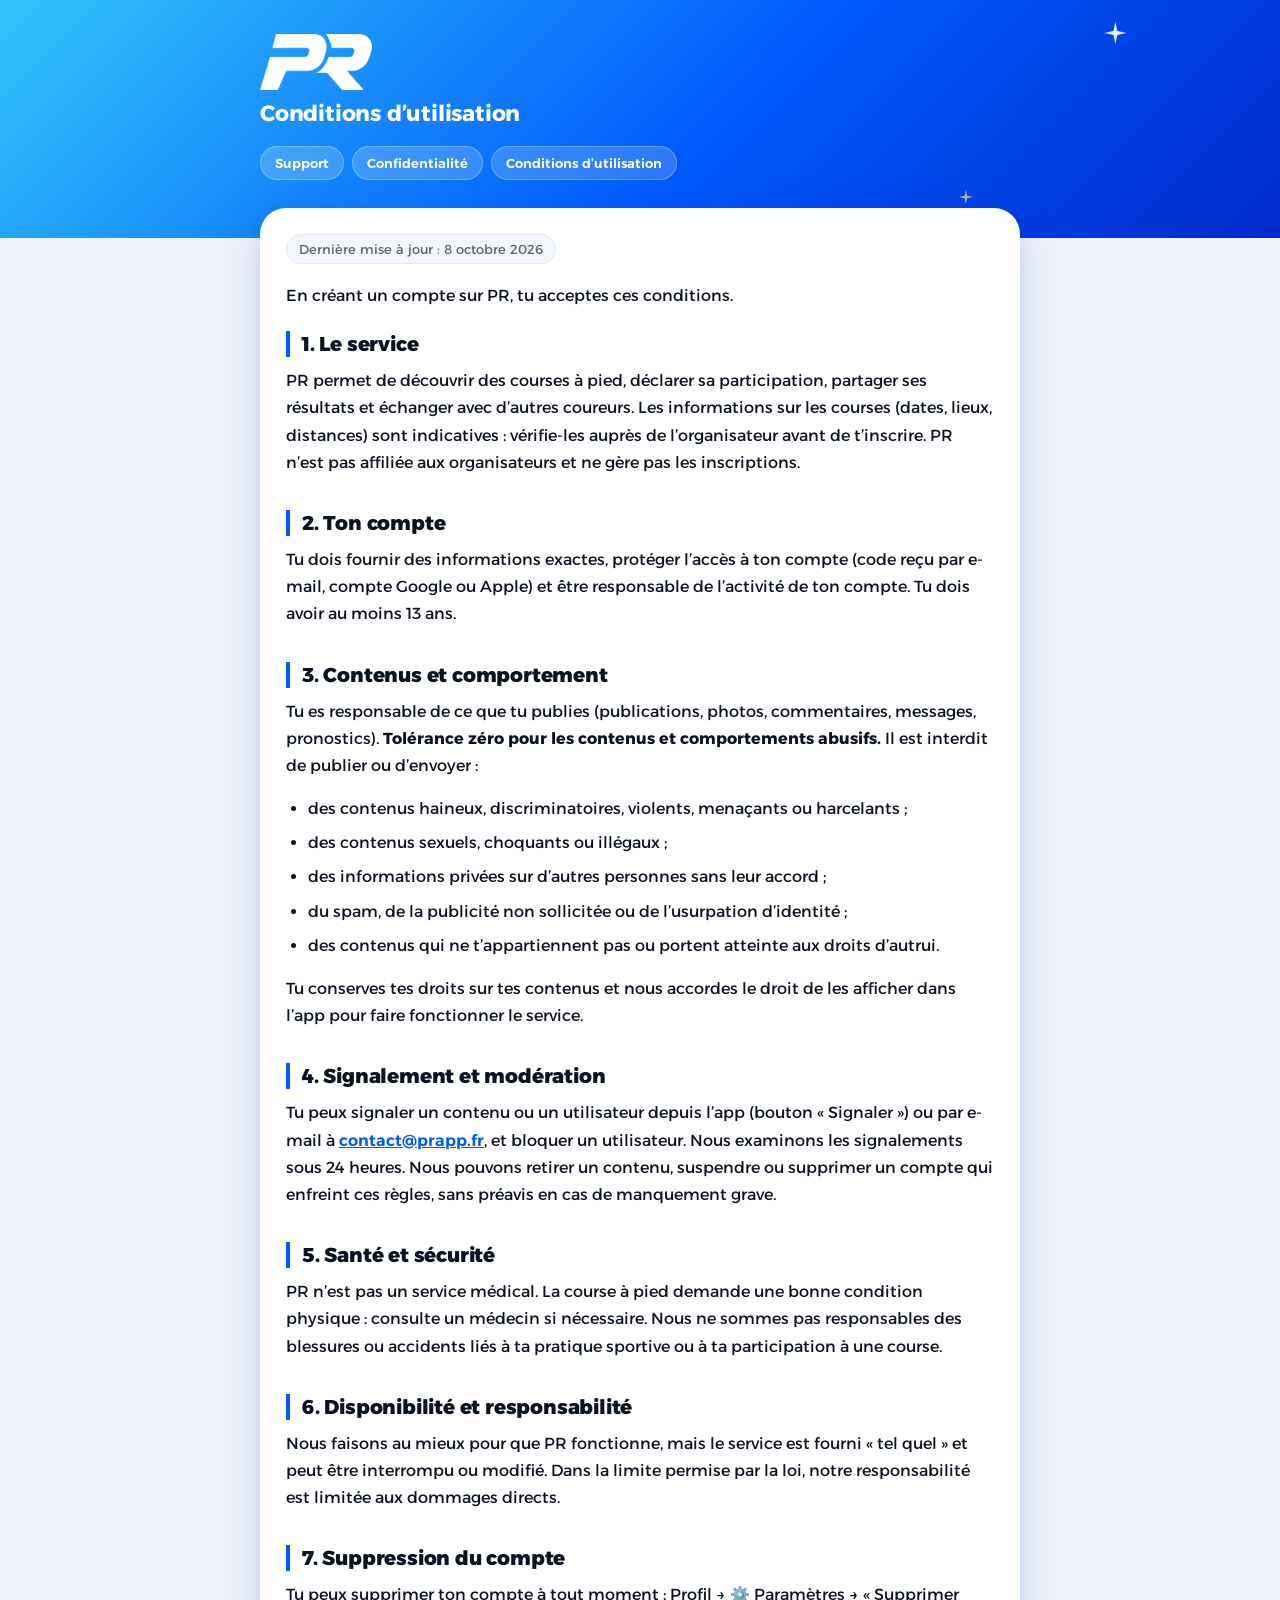
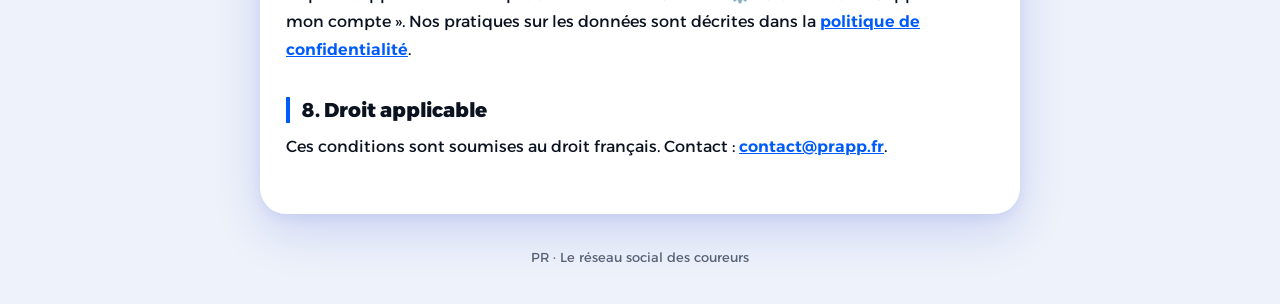
<file: conditions.html>
<!doctype html><html lang="fr"><head><meta charset="utf-8"><meta name="viewport" content="width=device-width,initial-scale=1"><title>Conditions d’utilisation — PR</title><link rel="stylesheet" href="style.css"></head><body><header><div><h1>PR</h1><p>Conditions d’utilisation</p><nav><a href="support.html">Support</a><a href="confidentialite.html">Confidentialité</a><a href="conditions.html">Conditions d’utilisation</a></nav></div></header><main>
<p class="maj">Dernière mise à jour : 8 octobre 2026</p>
<p>En créant un compte sur PR, tu acceptes ces conditions.</p>

<h2>1. Le service</h2>
<p>PR permet de découvrir des courses à pied, déclarer sa participation, partager ses résultats et échanger avec d’autres coureurs. Les informations sur les courses (dates, lieux, distances) sont indicatives : vérifie-les auprès de l’organisateur avant de t’inscrire. PR n’est pas affiliée aux organisateurs et ne gère pas les inscriptions.</p>

<h2>2. Ton compte</h2>
<p>Tu dois fournir des informations exactes, protéger l’accès à ton compte (code reçu par e-mail, compte Google ou Apple) et être responsable de l’activité de ton compte. Tu dois avoir au moins 13 ans.</p>

<h2>3. Contenus et comportement</h2>
<p>Tu es responsable de ce que tu publies (publications, photos, commentaires, messages, pronostics). <strong>Tolérance zéro pour les contenus et comportements abusifs.</strong> Il est interdit de publier ou d’envoyer :</p>
<ul>
<li>des contenus haineux, discriminatoires, violents, menaçants ou harcelants ;</li>
<li>des contenus sexuels, choquants ou illégaux ;</li>
<li>des informations privées sur d’autres personnes sans leur accord ;</li>
<li>du spam, de la publicité non sollicitée ou de l’usurpation d’identité ;</li>
<li>des contenus qui ne t’appartiennent pas ou portent atteinte aux droits d’autrui.</li>
</ul>
<p>Tu conserves tes droits sur tes contenus et nous accordes le droit de les afficher dans l’app pour faire fonctionner le service.</p>

<h2>4. Signalement et modération</h2>
<p>Tu peux signaler un contenu ou un utilisateur depuis l’app (bouton « Signaler ») ou par e-mail à <a href="mailto:contact@prapp.fr">contact@prapp.fr</a>, et bloquer un utilisateur. Nous examinons les signalements sous 24 heures. Nous pouvons retirer un contenu, suspendre ou supprimer un compte qui enfreint ces règles, sans préavis en cas de manquement grave.</p>

<h2>5. Santé et sécurité</h2>
<p>PR n’est pas un service médical. La course à pied demande une bonne condition physique : consulte un médecin si nécessaire. Nous ne sommes pas responsables des blessures ou accidents liés à ta pratique sportive ou à ta participation à une course.</p>

<h2>6. Disponibilité et responsabilité</h2>
<p>Nous faisons au mieux pour que PR fonctionne, mais le service est fourni « tel quel » et peut être interrompu ou modifié. Dans la limite permise par la loi, notre responsabilité est limitée aux dommages directs.</p>

<h2>7. Suppression du compte</h2>
<p>Tu peux supprimer ton compte à tout moment : Profil → ⚙️ Paramètres → « Supprimer mon compte ». Nos pratiques sur les données sont décrites dans la <a href="confidentialite.html">politique de confidentialité</a>.</p>

<h2>8. Droit applicable</h2>
<p>Ces conditions sont soumises au droit français. Contact : <a href="mailto:contact@prapp.fr">contact@prapp.fr</a>.</p>
</main></body></html>
</file>
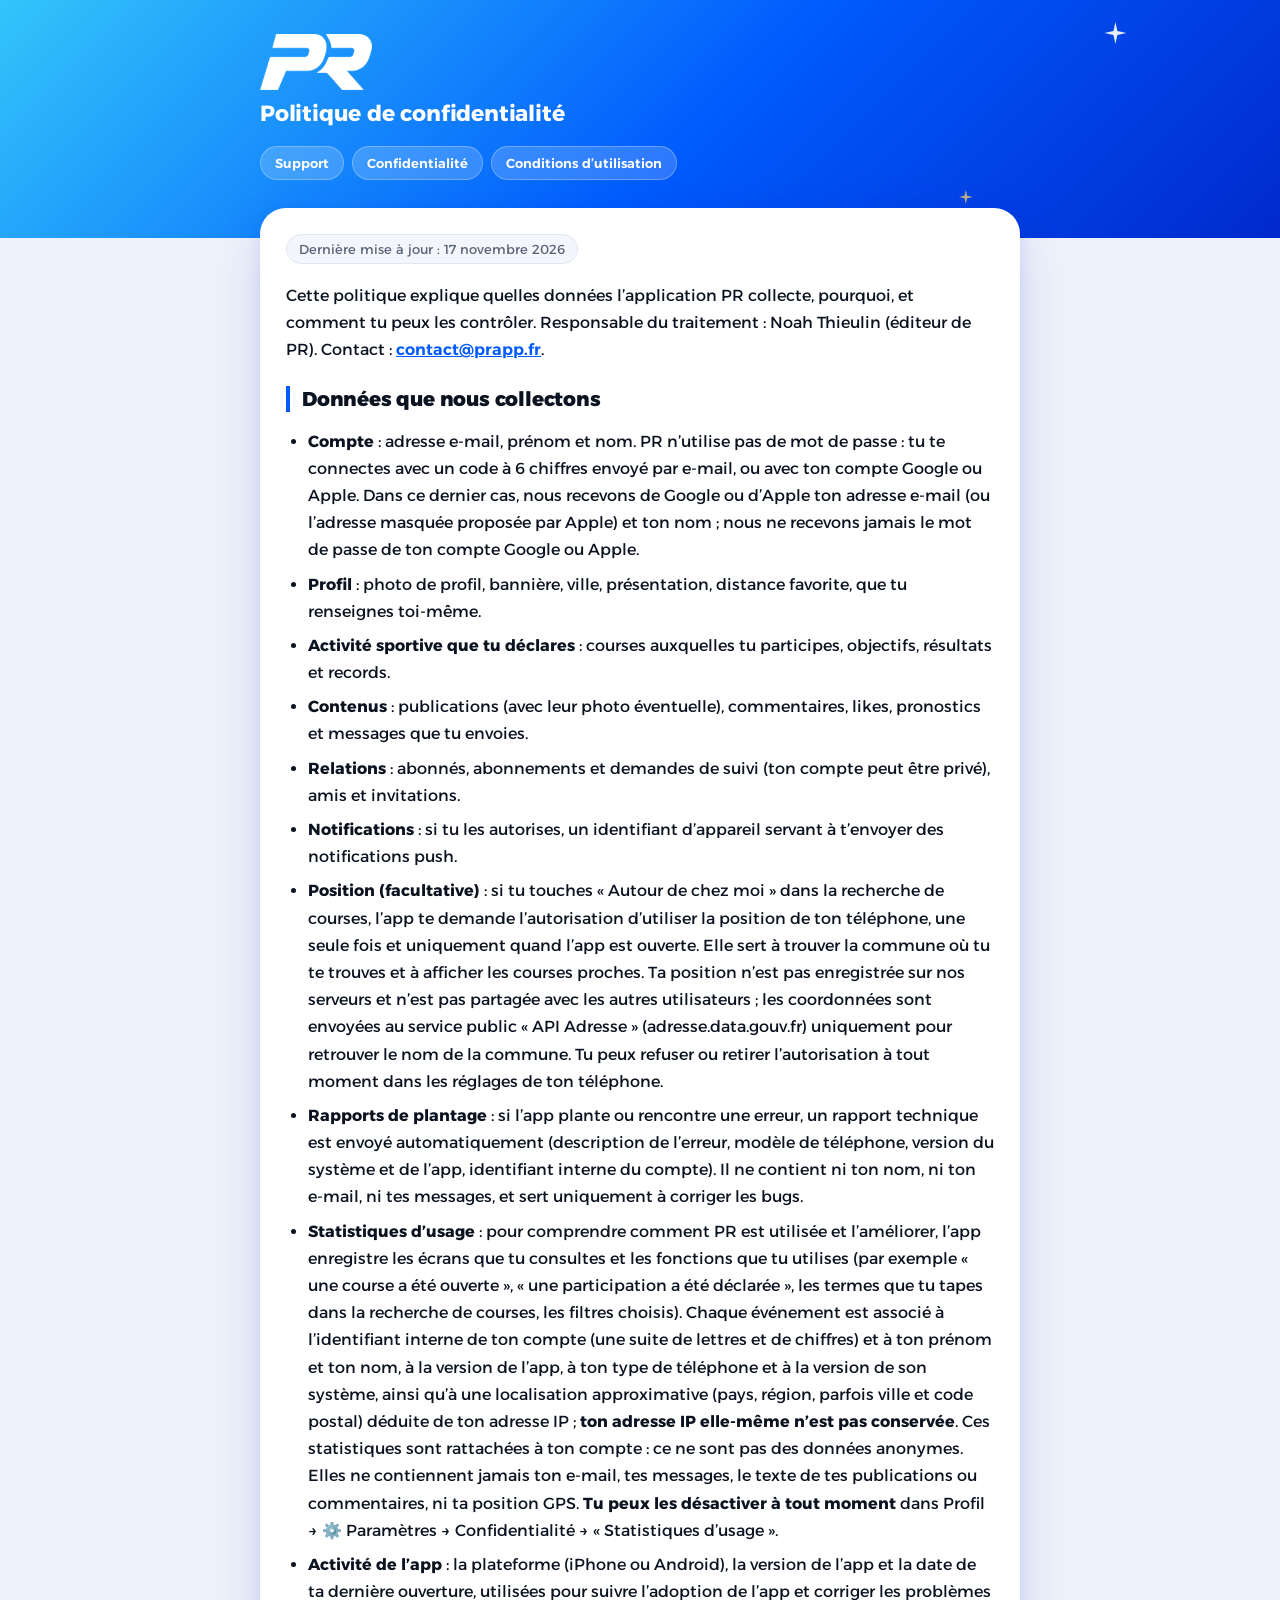
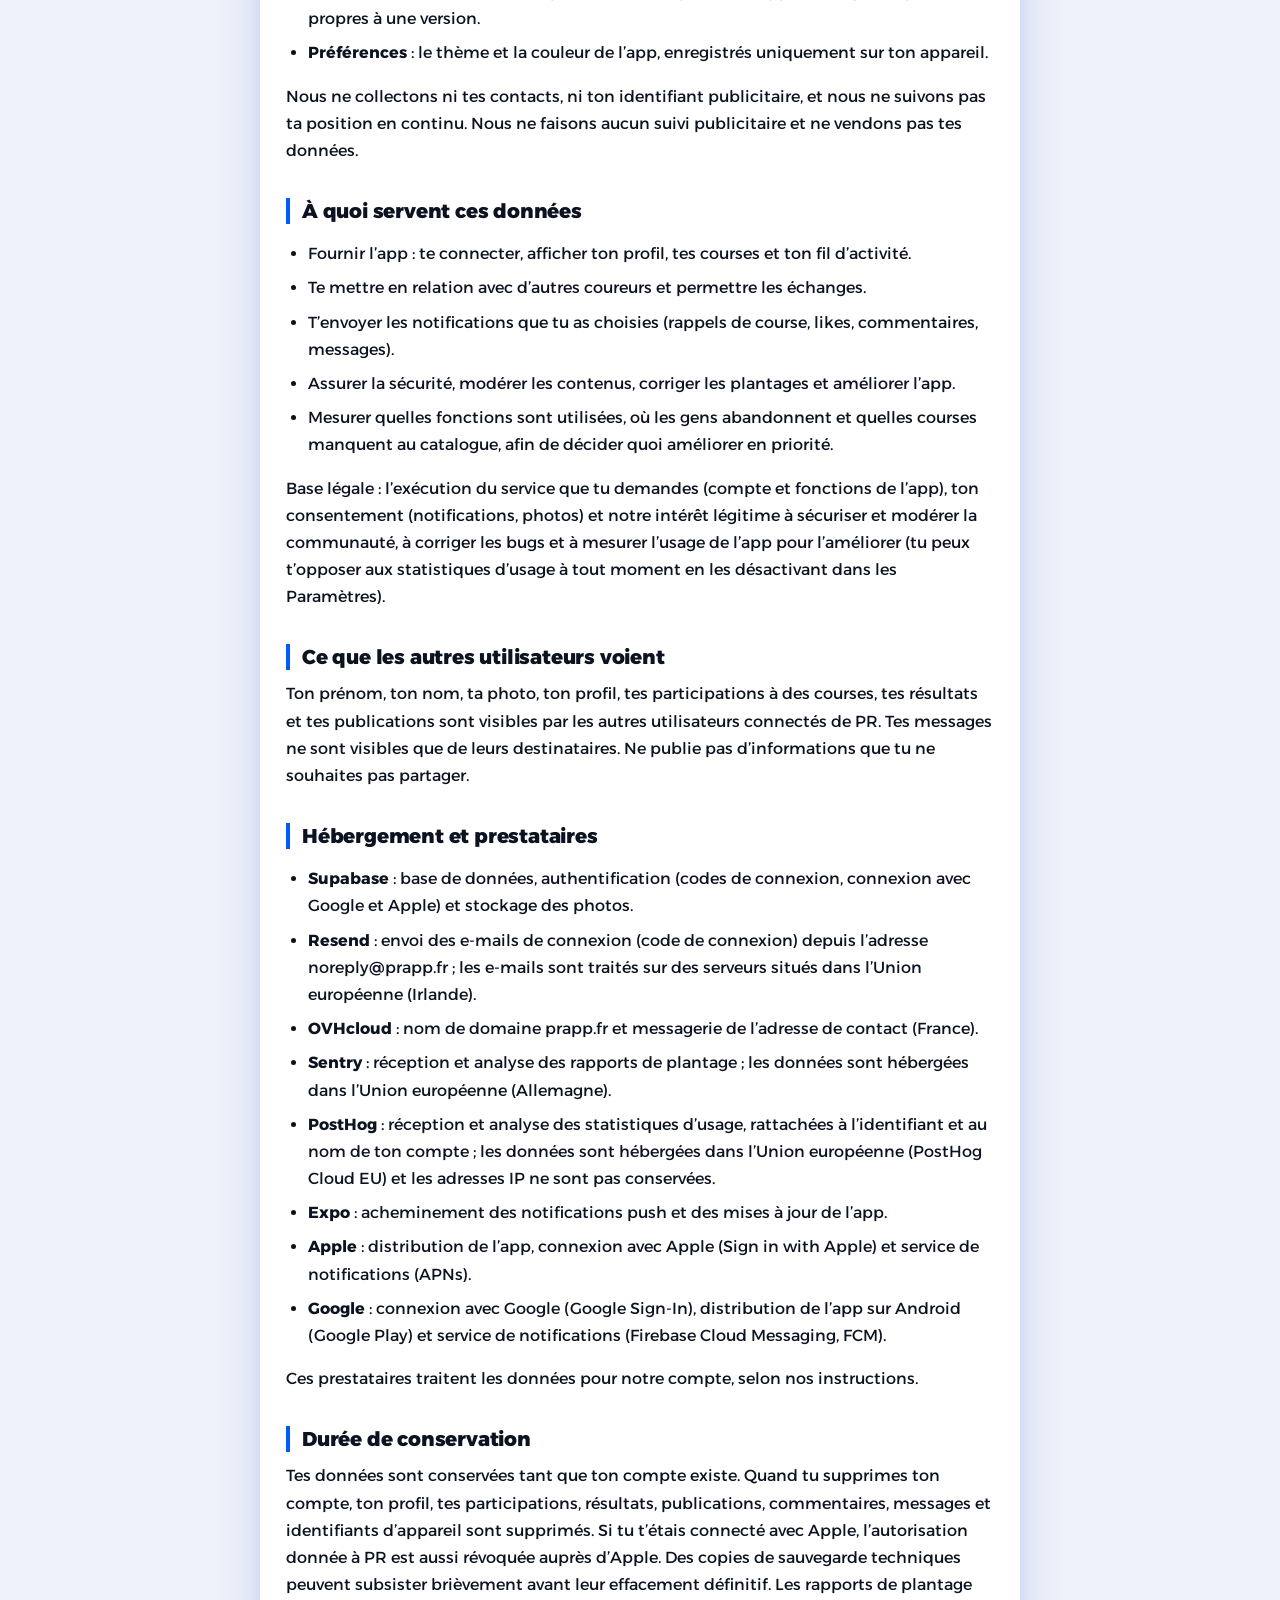
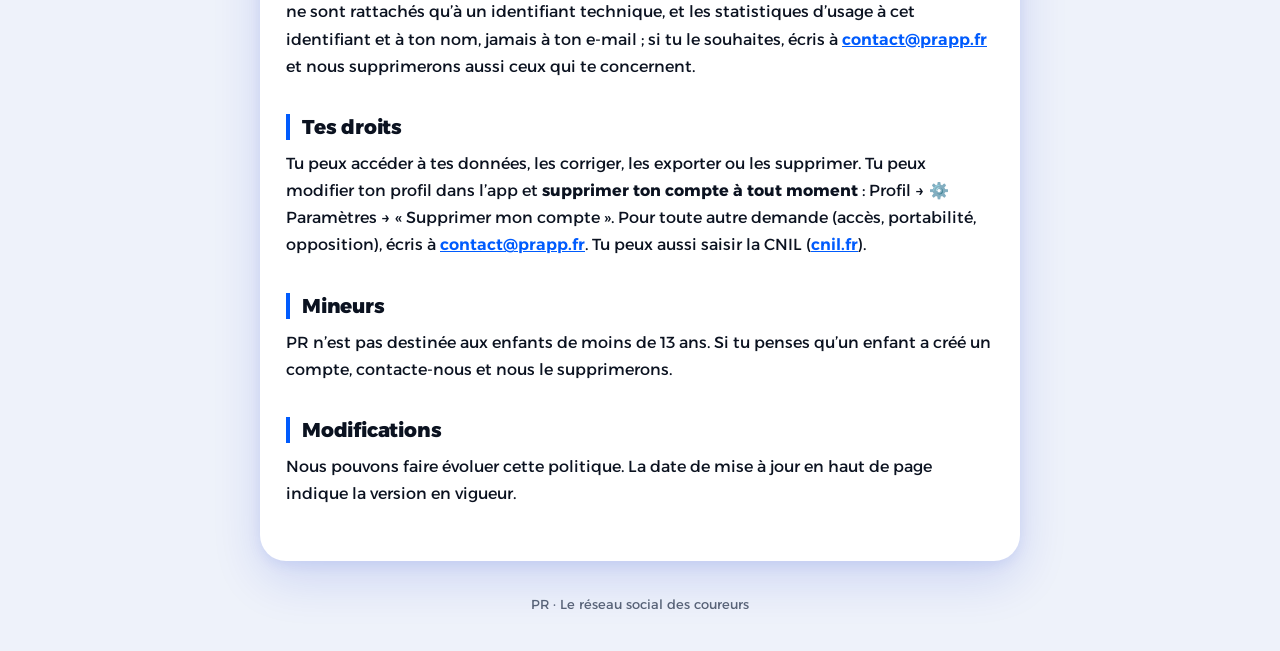
<file: confidentialite.html>
<!doctype html><html lang="fr"><head><meta charset="utf-8"><meta name="viewport" content="width=device-width,initial-scale=1"><title>Politique de confidentialité — PR</title><link rel="stylesheet" href="style.css"></head><body><header><div><h1>PR</h1><p>Politique de confidentialité</p><nav><a href="support.html">Support</a><a href="confidentialite.html">Confidentialité</a><a href="conditions.html">Conditions d’utilisation</a></nav></div></header><main>
<p class="maj">Dernière mise à jour : 17 novembre 2026</p>
<p>Cette politique explique quelles données l’application PR collecte, pourquoi, et comment tu peux les contrôler. Responsable du traitement : Noah Thieulin (éditeur de PR). Contact : <a href="mailto:contact@prapp.fr">contact@prapp.fr</a>.</p>

<h2>Données que nous collectons</h2>
<ul>
<li><strong>Compte</strong> : adresse e-mail, prénom et nom. PR n’utilise pas de mot de passe : tu te connectes avec un code à 6 chiffres envoyé par e-mail, ou avec ton compte Google ou Apple. Dans ce dernier cas, nous recevons de Google ou d’Apple ton adresse e-mail (ou l’adresse masquée proposée par Apple) et ton nom ; nous ne recevons jamais le mot de passe de ton compte Google ou Apple.</li>
<li><strong>Profil</strong> : photo de profil, bannière, ville, présentation, distance favorite, que tu renseignes toi-même.</li>
<li><strong>Activité sportive que tu déclares</strong> : courses auxquelles tu participes, objectifs, résultats et records.</li>
<li><strong>Contenus</strong> : publications (avec leur photo éventuelle), commentaires, likes, pronostics et messages que tu envoies.</li>
<li><strong>Relations</strong> : abonnés, abonnements et demandes de suivi (ton compte peut être privé), amis et invitations.</li>
<li><strong>Notifications</strong> : si tu les autorises, un identifiant d’appareil servant à t’envoyer des notifications push.</li>
<li><strong>Position (facultative)</strong> : si tu touches « Autour de chez moi » dans la recherche de courses, l’app te demande l’autorisation d’utiliser la position de ton téléphone, une seule fois et uniquement quand l’app est ouverte. Elle sert à trouver la commune où tu te trouves et à afficher les courses proches. Ta position n’est pas enregistrée sur nos serveurs et n’est pas partagée avec les autres utilisateurs ; les coordonnées sont envoyées au service public « API Adresse » (adresse.data.gouv.fr) uniquement pour retrouver le nom de la commune. Tu peux refuser ou retirer l’autorisation à tout moment dans les réglages de ton téléphone.</li>
<li><strong>Rapports de plantage</strong> : si l’app plante ou rencontre une erreur, un rapport technique est envoyé automatiquement (description de l’erreur, modèle de téléphone, version du système et de l’app, identifiant interne du compte). Il ne contient ni ton nom, ni ton e-mail, ni tes messages, et sert uniquement à corriger les bugs.</li>
<li><strong>Statistiques d’usage</strong> : pour comprendre comment PR est utilisée et l’améliorer, l’app enregistre les écrans que tu consultes et les fonctions que tu utilises (par exemple « une course a été ouverte », « une participation a été déclarée », les termes que tu tapes dans la recherche de courses, les filtres choisis). Chaque événement est associé à l’identifiant interne de ton compte (une suite de lettres et de chiffres) et à ton prénom et ton nom, à la version de l’app, à ton type de téléphone et à la version de son système, ainsi qu’à une localisation approximative (pays, région, parfois ville et code postal) déduite de ton adresse IP ; <strong>ton adresse IP elle-même n’est pas conservée</strong>. Ces statistiques sont rattachées à ton compte : ce ne sont pas des données anonymes. Elles ne contiennent jamais ton e-mail, tes messages, le texte de tes publications ou commentaires, ni ta position GPS. <strong>Tu peux les désactiver à tout moment</strong> dans Profil → ⚙️ Paramètres → Confidentialité → « Statistiques d’usage ».</li>
<li><strong>Activité de l’app</strong> : la plateforme (iPhone ou Android), la version de l’app et la date de ta dernière ouverture, utilisées pour suivre l’adoption de l’app et corriger les problèmes propres à une version.</li>
<li><strong>Préférences</strong> : le thème et la couleur de l’app, enregistrés uniquement sur ton appareil.</li>
</ul>
<p>Nous ne collectons ni tes contacts, ni ton identifiant publicitaire, et nous ne suivons pas ta position en continu. Nous ne faisons aucun suivi publicitaire et ne vendons pas tes données.</p>

<h2>À quoi servent ces données</h2>
<ul>
<li>Fournir l’app : te connecter, afficher ton profil, tes courses et ton fil d’activité.</li>
<li>Te mettre en relation avec d’autres coureurs et permettre les échanges.</li>
<li>T’envoyer les notifications que tu as choisies (rappels de course, likes, commentaires, messages).</li>
<li>Assurer la sécurité, modérer les contenus, corriger les plantages et améliorer l’app.</li>
<li>Mesurer quelles fonctions sont utilisées, où les gens abandonnent et quelles courses manquent au catalogue, afin de décider quoi améliorer en priorité.</li>
</ul>
<p>Base légale : l’exécution du service que tu demandes (compte et fonctions de l’app), ton consentement (notifications, photos) et notre intérêt légitime à sécuriser et modérer la communauté, à corriger les bugs et à mesurer l’usage de l’app pour l’améliorer (tu peux t’opposer aux statistiques d’usage à tout moment en les désactivant dans les Paramètres).</p>

<h2>Ce que les autres utilisateurs voient</h2>
<p>Ton prénom, ton nom, ta photo, ton profil, tes participations à des courses, tes résultats et tes publications sont visibles par les autres utilisateurs connectés de PR. Tes messages ne sont visibles que de leurs destinataires. Ne publie pas d’informations que tu ne souhaites pas partager.</p>

<h2>Hébergement et prestataires</h2>
<ul>
<li><strong>Supabase</strong> : base de données, authentification (codes de connexion, connexion avec Google et Apple) et stockage des photos.</li>
<li><strong>Resend</strong> : envoi des e-mails de connexion (code de connexion) depuis l’adresse noreply@prapp.fr ; les e-mails sont traités sur des serveurs situés dans l’Union européenne (Irlande).</li>
<li><strong>OVHcloud</strong> : nom de domaine prapp.fr et messagerie de l’adresse de contact (France).</li>
<li><strong>Sentry</strong> : réception et analyse des rapports de plantage ; les données sont hébergées dans l’Union européenne (Allemagne).</li>
<li><strong>PostHog</strong> : réception et analyse des statistiques d’usage, rattachées à l’identifiant et au nom de ton compte ; les données sont hébergées dans l’Union européenne (PostHog Cloud EU) et les adresses IP ne sont pas conservées.</li>
<li><strong>Expo</strong> : acheminement des notifications push et des mises à jour de l’app.</li>
<li><strong>Apple</strong> : distribution de l’app, connexion avec Apple (Sign in with Apple) et service de notifications (APNs).</li>
<li><strong>Google</strong> : connexion avec Google (Google Sign-In), distribution de l’app sur Android (Google Play) et service de notifications (Firebase Cloud Messaging, FCM).</li>
</ul>
<p>Ces prestataires traitent les données pour notre compte, selon nos instructions.</p>

<h2>Durée de conservation</h2>
<p>Tes données sont conservées tant que ton compte existe. Quand tu supprimes ton compte, ton profil, tes participations, résultats, publications, commentaires, messages et identifiants d’appareil sont supprimés. Si tu t’étais connecté avec Apple, l’autorisation donnée à PR est aussi révoquée auprès d’Apple. Des copies de sauvegarde techniques peuvent subsister brièvement avant leur effacement définitif. Les rapports de plantage ne sont rattachés qu’à un identifiant technique, et les statistiques d’usage à cet identifiant et à ton nom, jamais à ton e-mail ; si tu le souhaites, écris à <a href="mailto:contact@prapp.fr">contact@prapp.fr</a> et nous supprimerons aussi ceux qui te concernent.</p>

<h2>Tes droits</h2>
<p>Tu peux accéder à tes données, les corriger, les exporter ou les supprimer. Tu peux modifier ton profil dans l’app et <strong>supprimer ton compte à tout moment</strong> : Profil → ⚙️ Paramètres → « Supprimer mon compte ». Pour toute autre demande (accès, portabilité, opposition), écris à <a href="mailto:contact@prapp.fr">contact@prapp.fr</a>. Tu peux aussi saisir la CNIL (<a href="https://www.cnil.fr">cnil.fr</a>).</p>

<h2>Mineurs</h2>
<p>PR n’est pas destinée aux enfants de moins de 13 ans. Si tu penses qu’un enfant a créé un compte, contacte-nous et nous le supprimerons.</p>

<h2>Modifications</h2>
<p>Nous pouvons faire évoluer cette politique. La date de mise à jour en haut de page indique la version en vigueur.</p>
</main></body></html>
</file>
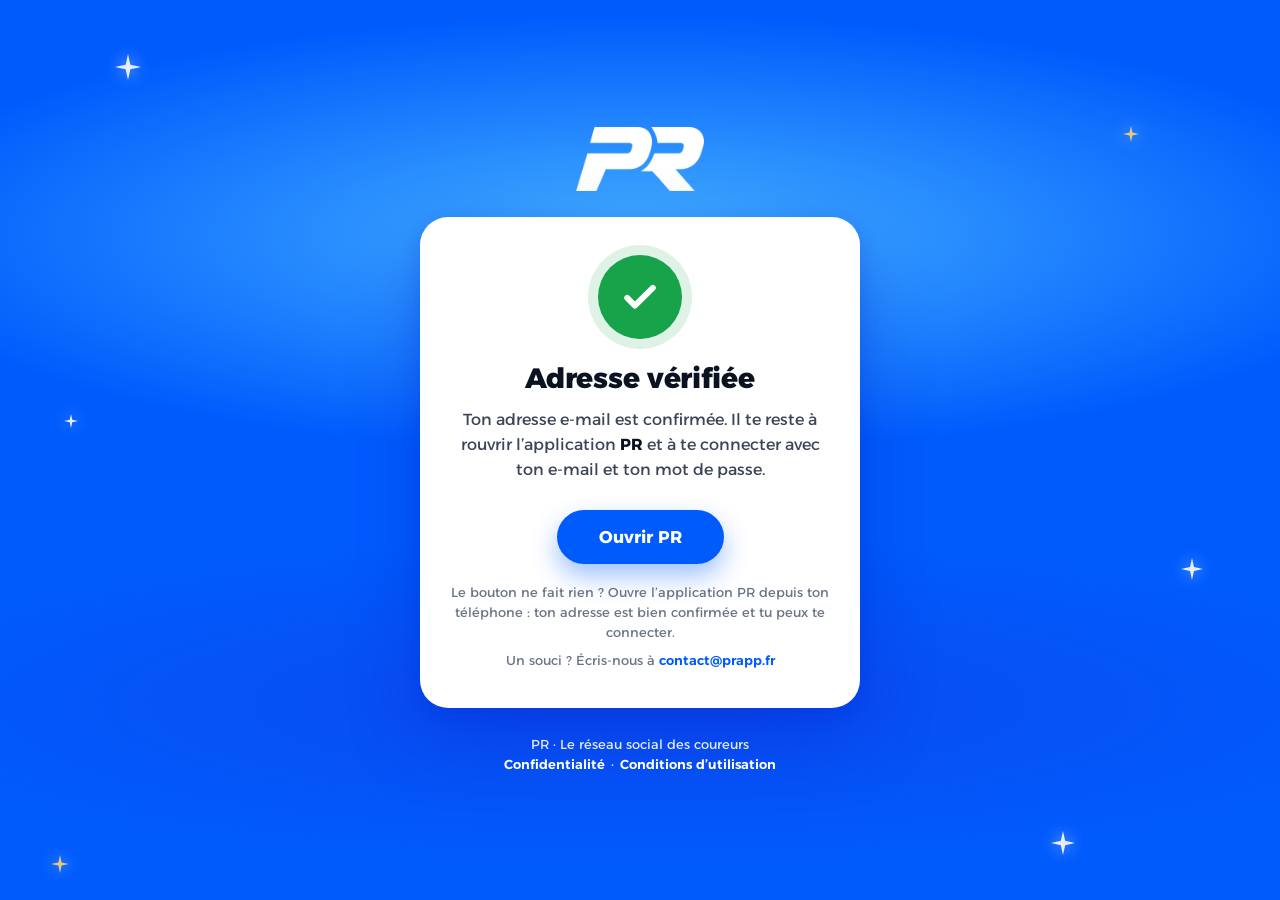
<file: confirme.html>
<!doctype html>
<html lang="fr">
<head>
<meta charset="utf-8">
<meta name="viewport" content="width=device-width,initial-scale=1">
<meta name="theme-color" content="#005BFD">
<title>Adresse confirmée — PR</title>
<link rel="preconnect" href="https://fonts.googleapis.com">
<link rel="preconnect" href="https://fonts.gstatic.com" crossorigin>
<link href="https://fonts.googleapis.com/css2?family=Alexandria:wght@400;600;700;800&display=swap" rel="stylesheet">
<style>
*{box-sizing:border-box}
html{margin:0;min-height:100%;min-height:100dvh;background-color:#005BFD;
  background-image:radial-gradient(85% 34% at 50% 26%,rgba(80,190,255,.85) 0%,rgba(0,91,253,0) 72%),radial-gradient(90% 26% at 50% 78%,rgba(20,60,230,.55) 0%,rgba(0,91,253,0) 72%);
  background-repeat:no-repeat;background-size:100% 100%}
body{margin:0}
body{min-height:100vh;min-height:100dvh;display:flex;flex-direction:column;align-items:center;justify-content:center;padding:32px 18px;padding-top:max(32px,env(safe-area-inset-top));padding-bottom:max(32px,env(safe-area-inset-bottom));
  background:transparent;
  font-family:"Alexandria",-apple-system,BlinkMacSystemFont,"Segoe UI",Roboto,Helvetica,Arial,sans-serif;color:#0B1220;position:relative;overflow-x:hidden}
.logo{display:block;width:128px;height:auto;margin:0 0 26px}
.carte{position:relative;z-index:1;width:100%;max-width:440px;background:#fff;border-radius:28px;padding:38px 28px 30px;text-align:center;
  box-shadow:0 28px 70px rgba(1,41,205,.38),0 6px 18px rgba(1,41,205,.18)}
.coche{width:84px;height:84px;margin:0 auto 22px;border-radius:50%;background:#16A34A;display:flex;align-items:center;justify-content:center;
  box-shadow:0 0 0 10px rgba(22,163,74,.14)}
.coche svg{width:44px;height:44px}
h1{margin:0 0 12px;font-size:28px;line-height:34px;font-weight:800;letter-spacing:-.3px;color:#0B1220}
p{margin:0 0 18px;font-size:16px;line-height:25px;color:#3B4557;font-weight:400}
p strong{font-weight:700;color:#0B1220}
.bouton{display:inline-block;margin:10px 0 18px;background:#005BFD;color:#fff;font-weight:700;font-size:17px;line-height:22px;text-decoration:none;
  padding:16px 42px;border-radius:999px;box-shadow:0 12px 26px rgba(0,91,253,.38);transition:transform .15s,box-shadow .15s}
.bouton:hover,.bouton:focus{transform:translateY(-1px);box-shadow:0 16px 30px rgba(0,91,253,.45)}
.petit{font-size:13px;line-height:20px;color:#6B7585;margin:0 0 8px}
.petit a{color:#005BFD;font-weight:600;text-decoration:none}
.pied{position:relative;z-index:1;margin-top:26px;text-align:center;font-size:13px;line-height:20px;color:rgba(255,255,255,.88)}
.pied a{color:#fff;text-decoration:none;font-weight:600;margin:0 6px}
.etoile{position:absolute;z-index:0;pointer-events:none;fill:#fff;opacity:.9;filter:drop-shadow(0 0 8px rgba(255,255,255,.7))}
@media (max-width:420px){.carte{padding:32px 20px 26px;border-radius:24px}h1{font-size:25px;line-height:31px}.logo{width:112px}}
</style>
</head>
<body>
<svg class="etoile" style="top:6%;left:9%;width:26px" viewBox="-50 -50 100 100"><path d="M0-50 L9-9 L50 0 L9 9 L0 50 L-9 9 L-50 0 L-9-9Z"/></svg>
<svg class="etoile" style="top:14%;right:11%;width:16px;fill:#FFD666" viewBox="-50 -50 100 100"><path d="M0-50 L9-9 L50 0 L9 9 L0 50 L-9 9 L-50 0 L-9-9Z"/></svg>
<svg class="etoile" style="top:46%;left:5%;width:14px" viewBox="-50 -50 100 100"><path d="M0-50 L9-9 L50 0 L9 9 L0 50 L-9 9 L-50 0 L-9-9Z"/></svg>
<svg class="etoile" style="top:62%;right:6%;width:22px" viewBox="-50 -50 100 100"><path d="M0-50 L9-9 L50 0 L9 9 L0 50 L-9 9 L-50 0 L-9-9Z"/></svg>
<svg class="etoile" style="bottom:3%;left:4%;width:18px;fill:#FFD666" viewBox="-50 -50 100 100"><path d="M0-50 L9-9 L50 0 L9 9 L0 50 L-9 9 L-50 0 L-9-9Z"/></svg>
<svg class="etoile" style="bottom:5%;right:16%;width:24px" viewBox="-50 -50 100 100"><path d="M0-50 L9-9 L50 0 L9 9 L0 50 L-9 9 L-50 0 L-9-9Z"/></svg>

<img class="logo" src="logo-pr-blanc.png" alt="PR">

<main class="carte">
  <div class="coche" aria-hidden="true">
    <svg viewBox="0 0 24 24" fill="none" stroke="#fff" stroke-width="3.2" stroke-linecap="round" stroke-linejoin="round"><path d="M5 12.5l4.2 4.2L19 7"/></svg>
  </div>
  <h1>Adresse vérifiée</h1>
  <p>Ton adresse e-mail est confirmée. Il te reste à rouvrir l’application <strong>PR</strong> et à te connecter avec ton e-mail et ton mot de passe.</p>
  <a class="bouton" href="prscaffoldtmp://login?verifie=1">Ouvrir PR</a>
  <p class="petit">Le bouton ne fait rien ? Ouvre l’application PR depuis ton téléphone : ton adresse est bien confirmée et tu peux te connecter.</p>
  <p class="petit">Un souci ? Écris-nous à <a href="mailto:contact@prapp.fr">contact@prapp.fr</a></p>
</main>

<div class="pied">PR · Le réseau social des coureurs<br><a href="confidentialite.html">Confidentialité</a>·<a href="conditions.html">Conditions d’utilisation</a></div>
</body>
</html>
</file>
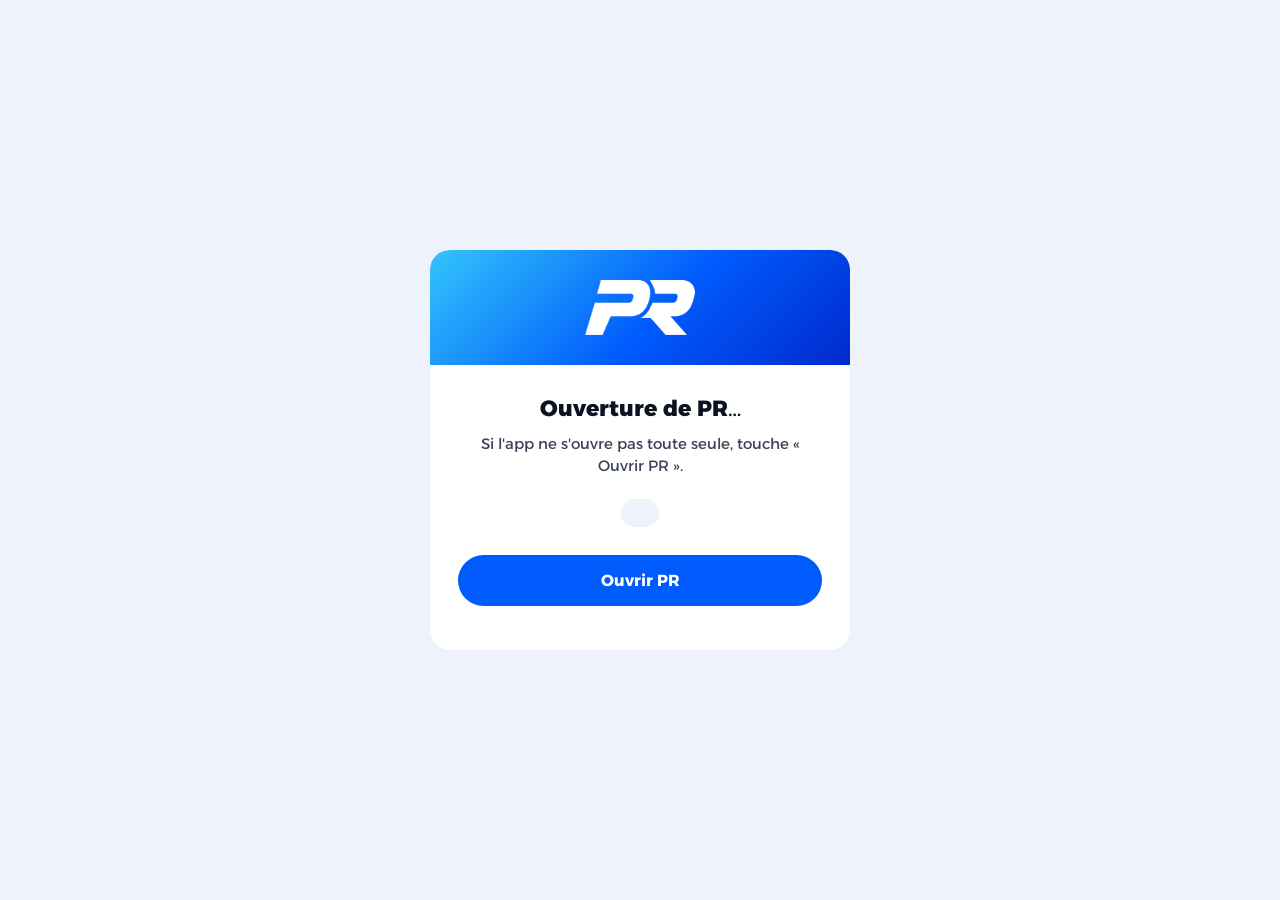
<file: ouvrir.html>
<!doctype html>
<!--
  Page « Ouvrir PR » (V2 de la connexion, 2026-10-27) — publiée sur le site de support
  (dépôt public noasis9/pr-support). Le bouton et le code du mail de connexion
  (supabase/emails/code-connexion.html) mènent ici avec #code=123456&h=<empreinte> :
  la page rouvre aussitôt l'app sur prscaffoldtmp://login?code=…&h=… (code rempli et
  validé tout seul), avec un bouton « Ouvrir PR » en secours (le bouton « Copier le code »
  a été retiré à la demande de l'utilisateur, 2026-10-27). À changer si le « scheme » de
  l'app change (app.json).
  Ne marche pas avec Expo Go (autre adresse d'app) : seulement avec un build EAS.
-->
<html lang="fr">
  <head>
    <meta charset="utf-8" />
    <meta name="viewport" content="width=device-width, initial-scale=1" />
    <meta name="color-scheme" content="light" />
    <title>Ouvrir PR</title>
    <style>
      @font-face { font-family: 'Alexandria'; font-weight: 400; src: url(polices/Alexandria-400.ttf) format('truetype'); }
      @font-face { font-family: 'Alexandria'; font-weight: 700; src: url(polices/Alexandria-700.ttf) format('truetype'); }
      @font-face { font-family: 'Alexandria'; font-weight: 800; src: url(polices/Alexandria-800.ttf) format('truetype'); }
      * { box-sizing: border-box; }
      body {
        margin: 0;
        min-height: 100vh;
        display: flex;
        align-items: center;
        justify-content: center;
        padding: 28px 14px;
        background: #eef2fa;
        font-family: 'Alexandria', Helvetica, Arial, sans-serif;
        color: #0b1220;
      }
      .carte { width: 100%; max-width: 420px; background: #fff; border-radius: 20px; overflow: hidden; text-align: center; }
      .entete { background: linear-gradient(135deg, #33c5fa 0%, #005bfd 55%, #0129cd 100%); padding: 30px 20px; }
      .entete img { width: 110px; height: auto; display: block; margin: 0 auto; }
      .corps { padding: 30px 28px 32px; }
      h1 { margin: 0 0 10px; font-size: 22px; line-height: 28px; font-weight: 800; }
      p { margin: 0 0 22px; font-size: 15px; line-height: 22px; color: #3b4557; }
      .code {
        display: inline-block; margin: 0 0 24px; padding: 14px 14px 14px 24px; border-radius: 16px; border: 0;
        background: #eef2fa; color: #005bfd; font-family: inherit; font-size: 34px; font-weight: 800; letter-spacing: 10px;
        -webkit-user-select: all; user-select: all;
      }
      .bouton {
        display: block; width: 100%; padding: 16px; border-radius: 999px; border: 0; cursor: pointer;
        font-family: inherit; font-size: 16px; font-weight: 700; text-decoration: none;
      }
      .principal { background: #005bfd; color: #fff; margin-bottom: 12px; }
      .secondaire { background: #fff; color: #005bfd; border: 1.5px solid #c9d6f2; }
      .aide { margin: 18px 0 0; font-size: 13px; line-height: 19px; color: #6b7585; }
    </style>
  </head>
  <body>
    <div class="carte">
      <div class="entete"><img src="logo-pr-blanc.png" alt="PR" /></div>
      <div class="corps">
        <h1>Ouverture de PR…</h1>
        <p>Si l'app ne s'ouvre pas toute seule, touche « Ouvrir PR ».</p>
        <div class="code" id="code"></div>
        <a class="bouton principal" id="ouvrir" href="#">Ouvrir PR</a>
      </div>
    </div>
    <script>
      var params = new URLSearchParams(location.hash.slice(1));
      var code = (params.get('code') || '').replace(/\D/g, '').slice(0, 6);
      var empreinte = params.get('h') || '';
      var lien = 'prscaffoldtmp://login?code=' + code + '&h=' + encodeURIComponent(empreinte);
      document.getElementById('code').textContent = code;
      document.getElementById('ouvrir').href = lien;

      if (code && empreinte) window.location.href = lien;
    </script>
  </body>
</html>
</file>
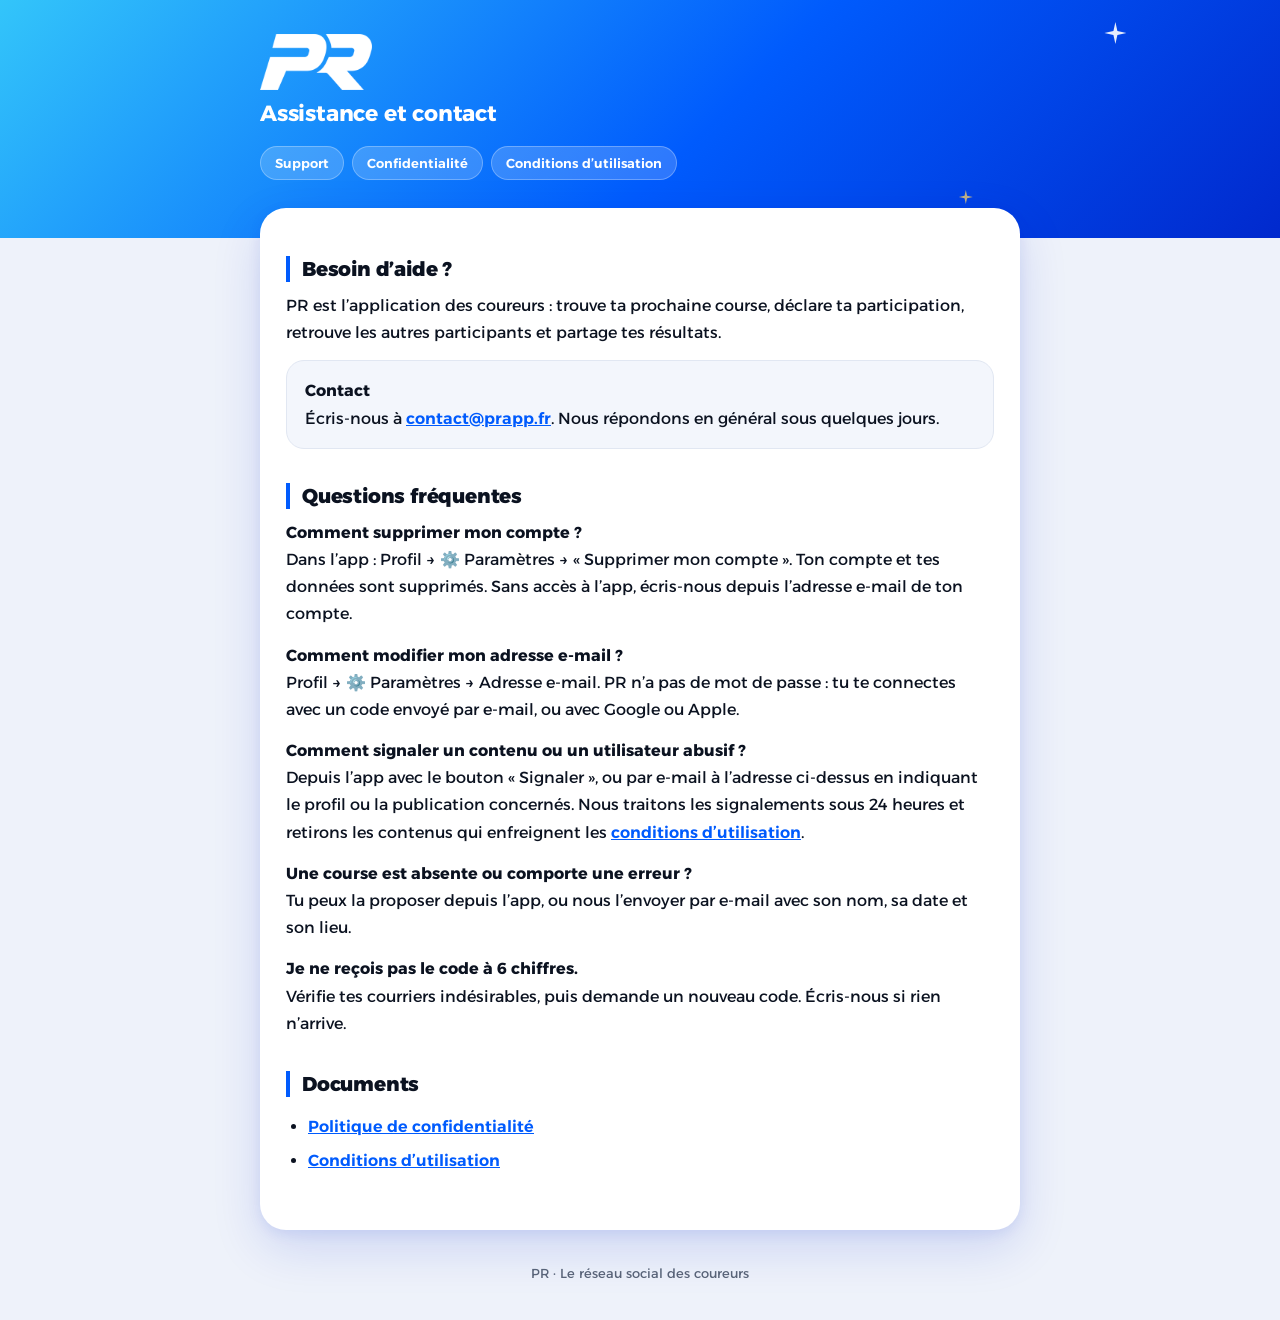
<file: support.html>
<!doctype html><html lang="fr"><head><meta charset="utf-8"><meta name="viewport" content="width=device-width,initial-scale=1"><title>Support — PR</title><link rel="stylesheet" href="style.css"></head><body><header><div><h1>PR</h1><p>Assistance et contact</p><nav><a href="support.html">Support</a><a href="confidentialite.html">Confidentialité</a><a href="conditions.html">Conditions d’utilisation</a></nav></div></header><main>
<h2>Besoin d’aide ?</h2>
<p>PR est l’application des coureurs : trouve ta prochaine course, déclare ta participation, retrouve les autres participants et partage tes résultats.</p>
<div class="card"><strong>Contact</strong><br>Écris-nous à <a href="mailto:contact@prapp.fr">contact@prapp.fr</a>. Nous répondons en général sous quelques jours.</div>

<h2>Questions fréquentes</h2>
<p><strong>Comment supprimer mon compte ?</strong><br>Dans l’app : Profil → ⚙️ Paramètres → « Supprimer mon compte ». Ton compte et tes données sont supprimés. Sans accès à l’app, écris-nous depuis l’adresse e-mail de ton compte.</p>
<p><strong>Comment modifier mon adresse e-mail ?</strong><br>Profil → ⚙️ Paramètres → Adresse e-mail. PR n’a pas de mot de passe : tu te connectes avec un code envoyé par e-mail, ou avec Google ou Apple.</p>
<p><strong>Comment signaler un contenu ou un utilisateur abusif ?</strong><br>Depuis l’app avec le bouton « Signaler », ou par e-mail à l’adresse ci-dessus en indiquant le profil ou la publication concernés. Nous traitons les signalements sous 24 heures et retirons les contenus qui enfreignent les <a href="conditions.html">conditions d’utilisation</a>.</p>
<p><strong>Une course est absente ou comporte une erreur ?</strong><br>Tu peux la proposer depuis l’app, ou nous l’envoyer par e-mail avec son nom, sa date et son lieu.</p>
<p><strong>Je ne reçois pas le code à 6 chiffres.</strong><br>Vérifie tes courriers indésirables, puis demande un nouveau code. Écris-nous si rien n’arrive.</p>

<h2>Documents</h2>
<ul><li><a href="confidentialite.html">Politique de confidentialité</a></li><li><a href="conditions.html">Conditions d’utilisation</a></li></ul>
</main></body></html>
</file>
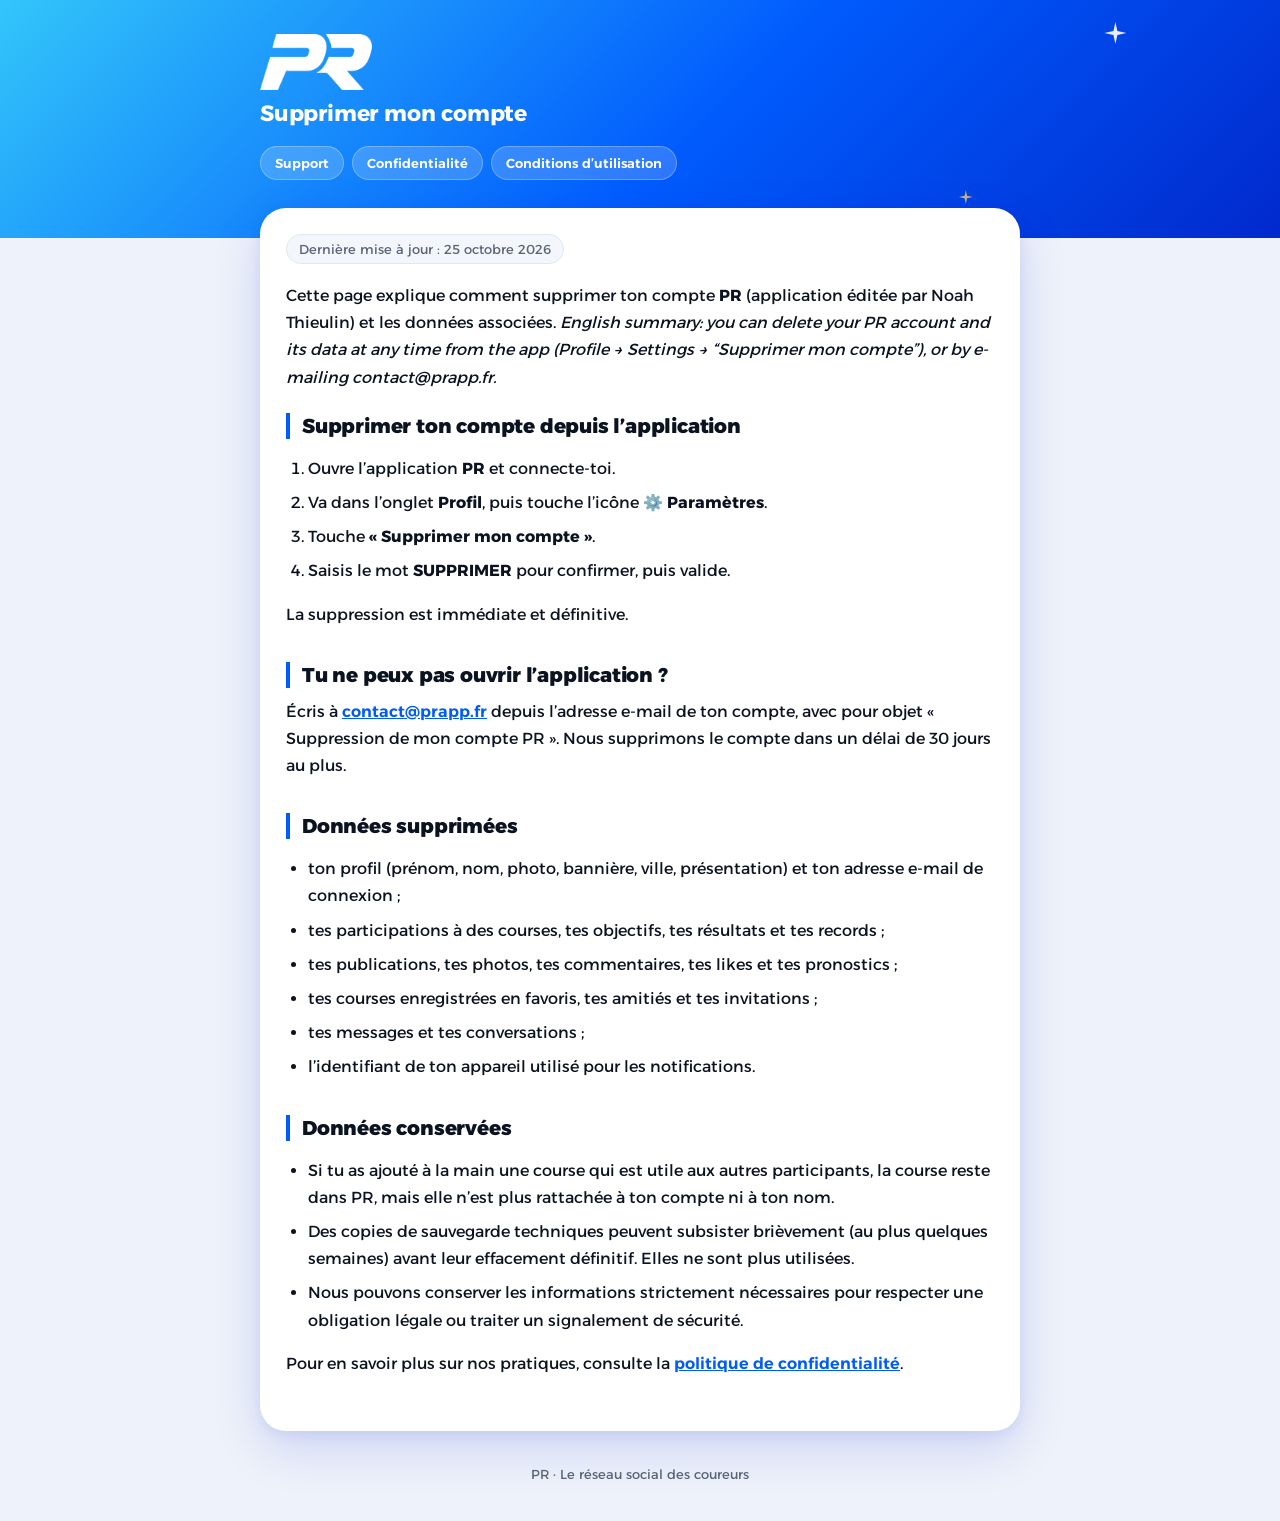
<file: suppression.html>
<!doctype html><html lang="fr"><head><meta charset="utf-8"><meta name="viewport" content="width=device-width,initial-scale=1"><title>Supprimer mon compte — PR</title><link rel="stylesheet" href="style.css"></head><body><header><div><h1>PR</h1><p>Supprimer mon compte</p><nav><a href="support.html">Support</a><a href="confidentialite.html">Confidentialité</a><a href="conditions.html">Conditions d’utilisation</a></nav></div></header><main>
<p class="maj">Dernière mise à jour : 25 octobre 2026</p>
<p>Cette page explique comment supprimer ton compte <strong>PR</strong> (application éditée par Noah Thieulin) et les données associées. <em>English summary: you can delete your PR account and its data at any time from the app (Profile → Settings → “Supprimer mon compte”), or by e-mailing contact@prapp.fr.</em></p>

<h2>Supprimer ton compte depuis l’application</h2>
<ol>
<li>Ouvre l’application <strong>PR</strong> et connecte-toi.</li>
<li>Va dans l’onglet <strong>Profil</strong>, puis touche l’icône <strong>⚙️ Paramètres</strong>.</li>
<li>Touche <strong>« Supprimer mon compte »</strong>.</li>
<li>Saisis le mot <strong>SUPPRIMER</strong> pour confirmer, puis valide.</li>
</ol>
<p>La suppression est immédiate et définitive.</p>

<h2>Tu ne peux pas ouvrir l’application ?</h2>
<p>Écris à <a href="mailto:contact@prapp.fr?subject=Suppression%20de%20mon%20compte%20PR">contact@prapp.fr</a> depuis l’adresse e-mail de ton compte, avec pour objet « Suppression de mon compte PR ». Nous supprimons le compte dans un délai de 30 jours au plus.</p>

<h2>Données supprimées</h2>
<ul>
<li>ton profil (prénom, nom, photo, bannière, ville, présentation) et ton adresse e-mail de connexion ;</li>
<li>tes participations à des courses, tes objectifs, tes résultats et tes records ;</li>
<li>tes publications, tes photos, tes commentaires, tes likes et tes pronostics ;</li>
<li>tes courses enregistrées en favoris, tes amitiés et tes invitations ;</li>
<li>tes messages et tes conversations ;</li>
<li>l’identifiant de ton appareil utilisé pour les notifications.</li>
</ul>

<h2>Données conservées</h2>
<ul>
<li>Si tu as ajouté à la main une course qui est utile aux autres participants, la course reste dans PR, mais elle n’est plus rattachée à ton compte ni à ton nom.</li>
<li>Des copies de sauvegarde techniques peuvent subsister brièvement (au plus quelques semaines) avant leur effacement définitif. Elles ne sont plus utilisées.</li>
<li>Nous pouvons conserver les informations strictement nécessaires pour respecter une obligation légale ou traiter un signalement de sécurité.</li>
</ul>

<p>Pour en savoir plus sur nos pratiques, consulte la <a href="confidentialite.html">politique de confidentialité</a>.</p>
</main></body></html>
</file>
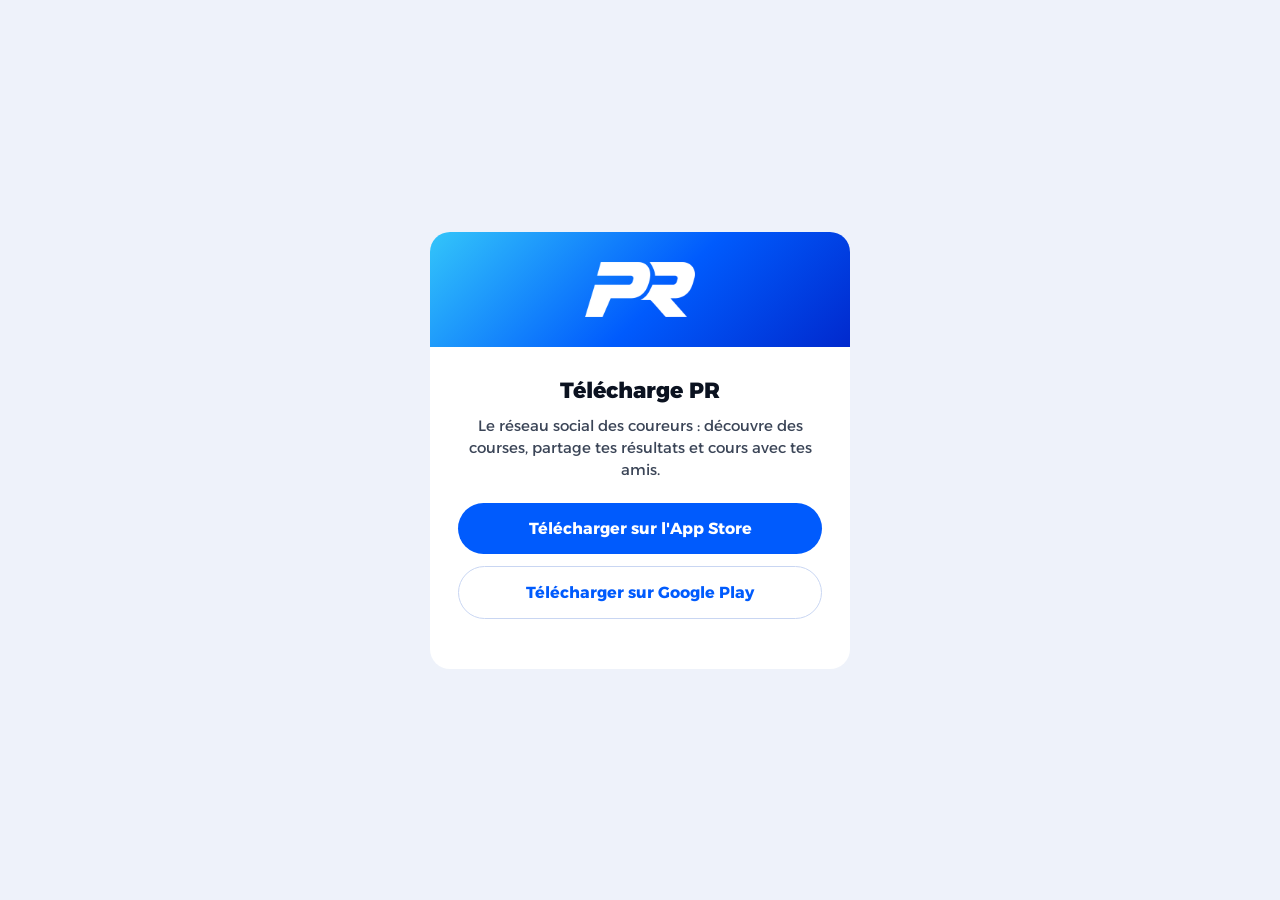
<file: telecharger.html>
<!doctype html>
<!--
  Page « Télécharger PR » (2026-11-12) — publiée sur le site (dépôt public noasis9/pr-support) à l'adresse
  https://prapp.fr/telecharger. C'est LE lien que l'app partage quand on invite un ami (components/BoutonInviterSurPR.tsx,
  constante LIEN_PR) : un seul lien pour tout le monde, la page regarde le téléphone de celui qui l'ouvre et l'envoie
  tout de suite vers le bon magasin :
    - iPhone / iPad  -> App Store
    - Android        -> Play Store (dès que PLAY_STORE_PUBLIC = true ; sinon message « bientôt sur Android »)
    - ordinateur     -> cette page, avec les boutons des deux magasins
  Les boutons restent visibles en secours si la redirection automatique ne se fait pas.
  2026-11-19 : la fiche Google Play est publique, et la page ÉTIQUETTE chaque lien avec sa source : https://prapp.fr/telecharger?s=<source>
  (instagram, mail-bouton, mail-qr, klikego-bouton, klikego-qr, site-menu, site-haut, site-bas…). Sans `s` (lien partagé par l'app) : `invitation-app`.
    - iPhone  : App Store avec `pt` (jeton Apple) + `ct=<source>` -> App Store Connect > Analyse > Campagnes (chiffres des vrais téléchargements).
    - Android : Google Play avec `referrer=utm_source=<source>` -> Play Console > Acquisition, et lu par l'app au 1er lancement (lib/origineInstallation.ts).
    - `&os=ios` / `&os=android` force le magasin (boutons du site) ; `?plateforme=` fait de même (ancien nom, gardé).
  Aucun cookie ni outil de mesure sur cette page : seuls les magasins comptent.
  Sans lien avec apple-app-site-association (qui ne concerne que /ouvrir.html) : la page s'ouvre toujours dans le navigateur.
-->
<html lang="fr">
  <head>
    <meta charset="utf-8" />
    <meta name="viewport" content="width=device-width, initial-scale=1" />
    <meta name="color-scheme" content="light" />
    <title>Télécharger PR</title>
    <meta name="description" content="PR, le réseau social des coureurs : découvre des courses, partage tes résultats et cours avec tes amis." />
    <meta property="og:title" content="Rejoins-moi sur PR" />
    <meta property="og:description" content="PR, le réseau social des coureurs : découvre des courses, partage tes résultats et cours avec tes amis." />
    <meta property="og:url" content="https://prapp.fr/telecharger" />
    <meta property="og:type" content="website" />
    <meta property="og:image" content="https://prapp.fr/icone-pr.png" />
    <link rel="icon" href="icone-pr.png" />
    <link rel="apple-touch-icon" href="icone-pr.png" />
    <style>
      @font-face { font-family: 'Alexandria'; font-weight: 400; src: url(polices/Alexandria-400.ttf) format('truetype'); }
      @font-face { font-family: 'Alexandria'; font-weight: 700; src: url(polices/Alexandria-700.ttf) format('truetype'); }
      @font-face { font-family: 'Alexandria'; font-weight: 800; src: url(polices/Alexandria-800.ttf) format('truetype'); }
      * { box-sizing: border-box; }
      body {
        margin: 0;
        min-height: 100vh;
        display: flex;
        align-items: center;
        justify-content: center;
        padding: 28px 14px;
        background: #eef2fa;
        font-family: 'Alexandria', Helvetica, Arial, sans-serif;
        color: #0b1220;
      }
      .carte { width: 100%; max-width: 420px; background: #fff; border-radius: 20px; overflow: hidden; text-align: center; }
      .entete { background: linear-gradient(135deg, #33c5fa 0%, #005bfd 55%, #0129cd 100%); padding: 30px 20px; }
      .entete img { width: 110px; height: auto; display: block; margin: 0 auto; }
      .corps { padding: 30px 28px 32px; }
      h1 { margin: 0 0 10px; font-size: 22px; line-height: 28px; font-weight: 800; }
      p { margin: 0 0 22px; font-size: 15px; line-height: 22px; color: #3b4557; }
      .bouton {
        display: block; width: 100%; padding: 16px; border-radius: 999px; border: 0; cursor: pointer;
        font-family: inherit; font-size: 16px; font-weight: 700; text-decoration: none;
      }
      .principal { background: #005bfd; color: #fff; margin-bottom: 12px; }
      .secondaire { background: #fff; color: #005bfd; border: 1.5px solid #c9d6f2; margin-bottom: 12px; }
      .bientot { background: #eef2fa; color: #6b7585; cursor: default; }
      .aide { margin: 18px 0 0; font-size: 13px; line-height: 19px; color: #6b7585; }
      .aide a { color: #005bfd; font-weight: 700; }
    </style>
  </head>
  <body>
    <div class="carte">
      <div class="entete"><img src="logo-pr-blanc.png" alt="PR" /></div>
      <div class="corps">
        <h1 id="titre">Télécharge PR</h1>
        <p id="texte">Le réseau social des coureurs : découvre des courses, partage tes résultats et cours avec tes amis.</p>
        <a class="bouton principal" id="ios" href="https://apps.apple.com/app/pr/id6817038274">Télécharger sur l'App Store</a>
        <a class="bouton secondaire" id="android" href="https://play.google.com/store/apps/details?id=com.prapp.running">Télécharger sur Google Play</a>
        <p class="aide" id="aide"></p>
      </div>
    </div>
    <script>
      // Jeton de campagne Apple (« pt »), le même pour toutes les campagnes (App Store Connect > Analyse > Campagnes).
      var JETON_APPLE = '129527401';
      var ID_APPLE = '6817038274';
      var PAQUET_ANDROID = 'com.prapp.running';

      // Source du lien : lettres, chiffres, tiret, souligné ; 30 caractères au plus (limite d'Apple).
      var parametres = new URLSearchParams(location.search);
      var brut = parametres.get('s') || 'invitation-app';
      var source = brut.toLowerCase().replace(/[^a-z0-9_-]/g, '').slice(0, 30) || 'invitation-app';

      var APP_STORE = 'https://apps.apple.com/app/pr/id' + ID_APPLE + '?mt=8&pt=' + JETON_APPLE + '&ct=' + encodeURIComponent(source);
      var PLAY_STORE = 'https://play.google.com/store/apps/details?id=' + PAQUET_ANDROID +
        '&referrer=' + encodeURIComponent('utm_source=' + source + '&utm_medium=lien');

      var ua = navigator.userAgent || '';
      // iPad récents : se présentent comme un Mac mais ont un écran tactile.
      var estIOS = /iPhone|iPad|iPod/i.test(ua) || (navigator.platform === 'MacIntel' && navigator.maxTouchPoints > 1);
      var estAndroid = /Android/i.test(ua);
      // Forcer un magasin depuis n'importe quel appareil : &os=ios|android (site) ou ?plateforme=ios|android (ancien nom).
      var forcee = parametres.get('os') || parametres.get('plateforme');
      if (forcee === 'android') { estAndroid = true; estIOS = false; }
      if (forcee === 'ios') { estIOS = true; estAndroid = false; }

      var boutonIOS = document.getElementById('ios');
      var boutonAndroid = document.getElementById('android');
      var texte = document.getElementById('texte');
      boutonIOS.href = APP_STORE;
      boutonAndroid.href = PLAY_STORE;

      if (estIOS) {
        texte.textContent = 'Redirection vers l’App Store…';
        boutonAndroid.style.display = 'none';
        window.location.replace(APP_STORE);
      } else if (estAndroid) {
        texte.textContent = 'Redirection vers Google Play…';
        boutonIOS.style.display = 'none';
        window.location.replace(PLAY_STORE);
      }
    </script>
  </body>
</html>
</file>
<file: style.css>
@import url("https://fonts.googleapis.com/css2?family=Alexandria:wght@400;600;700;800&display=swap");
:root{--bg:#EEF2FA;--panel:#fff;--fg:#0B1220;--muted:#5A6577;--brand:#005BFD;--card:#F3F6FC;--line:#E1E7F2;--shadow:0 18px 50px rgba(1,41,205,.14),0 4px 14px rgba(1,41,205,.08)}
@media (prefers-color-scheme:dark){:root{--bg:#0D1018;--panel:#161B25;--fg:#EEF1F7;--muted:#9AA6B8;--brand:#5B9BFF;--card:#1D2430;--line:#283142;--shadow:0 18px 50px rgba(0,0,0,.45)}}
*{box-sizing:border-box}
body{margin:0;background:var(--bg);color:var(--fg);font:16px/1.7 "Alexandria",-apple-system,BlinkMacSystemFont,"Segoe UI",Roboto,Helvetica,Arial,sans-serif;-webkit-text-size-adjust:100%}
header{position:relative;overflow:hidden;color:#fff;padding:34px 20px 58px;background:#005BFD linear-gradient(135deg,#33C5FA 0%,#005BFD 55%,#0129CD 100%)}
header::before,header::after{content:"";position:absolute;pointer-events:none;background:#fff;clip-path:polygon(50% 0,59% 41%,100% 50%,59% 59%,50% 100%,41% 59%,0 50%,41% 41%);filter:drop-shadow(0 0 6px rgba(255,255,255,.7))}
header::before{width:22px;height:22px;top:22px;right:12%;opacity:.9}
header::after{width:14px;height:14px;bottom:34px;right:24%;opacity:.75;background:#FFD666}
header div,main{max-width:760px;margin:0 auto}
header h1{margin:0;width:112px;height:56px;overflow:hidden;text-indent:-9999px;background:url("logo-pr-blanc.png") no-repeat left center/contain}
header p{margin:10px 0 0;font-size:22px;line-height:28px;font-weight:700;letter-spacing:-.2px;color:#fff}
nav{display:flex;gap:8px;flex-wrap:wrap;margin-top:18px}
nav a{color:#fff;text-decoration:none;font-size:13px;font-weight:600;line-height:18px;padding:7px 14px;border-radius:999px;background:rgba(255,255,255,.18);border:1px solid rgba(255,255,255,.28)}
nav a:hover{background:rgba(255,255,255,.3)}
main{position:relative;z-index:1;width:calc(100% - 28px);margin:-30px auto 26px;background:var(--panel);border-radius:26px;padding:26px 26px 40px;box-shadow:var(--shadow)}
h2{margin:34px 0 10px;font-size:20px;line-height:26px;font-weight:800;letter-spacing:-.2px;padding-left:12px;border-left:4px solid var(--brand)}
h2:first-of-type{margin-top:22px}
p{margin:0 0 14px}
a{color:var(--brand);font-weight:600}
strong{font-weight:700}
ul,ol{padding-left:22px}
li{margin:7px 0}
.card{background:var(--card);border:1px solid var(--line);border-radius:18px;padding:16px 18px;margin:14px 0}
.maj{display:inline-block;color:var(--muted);font-size:13px;line-height:18px;background:var(--card);border:1px solid var(--line);border-radius:999px;padding:5px 12px;margin:0 0 18px}
body::after{content:"PR · Le réseau social des coureurs";display:block;text-align:center;color:var(--muted);font-size:13px;padding:6px 20px 36px}
@media (max-width:420px){main{padding:22px 18px 34px;border-radius:22px}header p{font-size:20px}}
</file>
